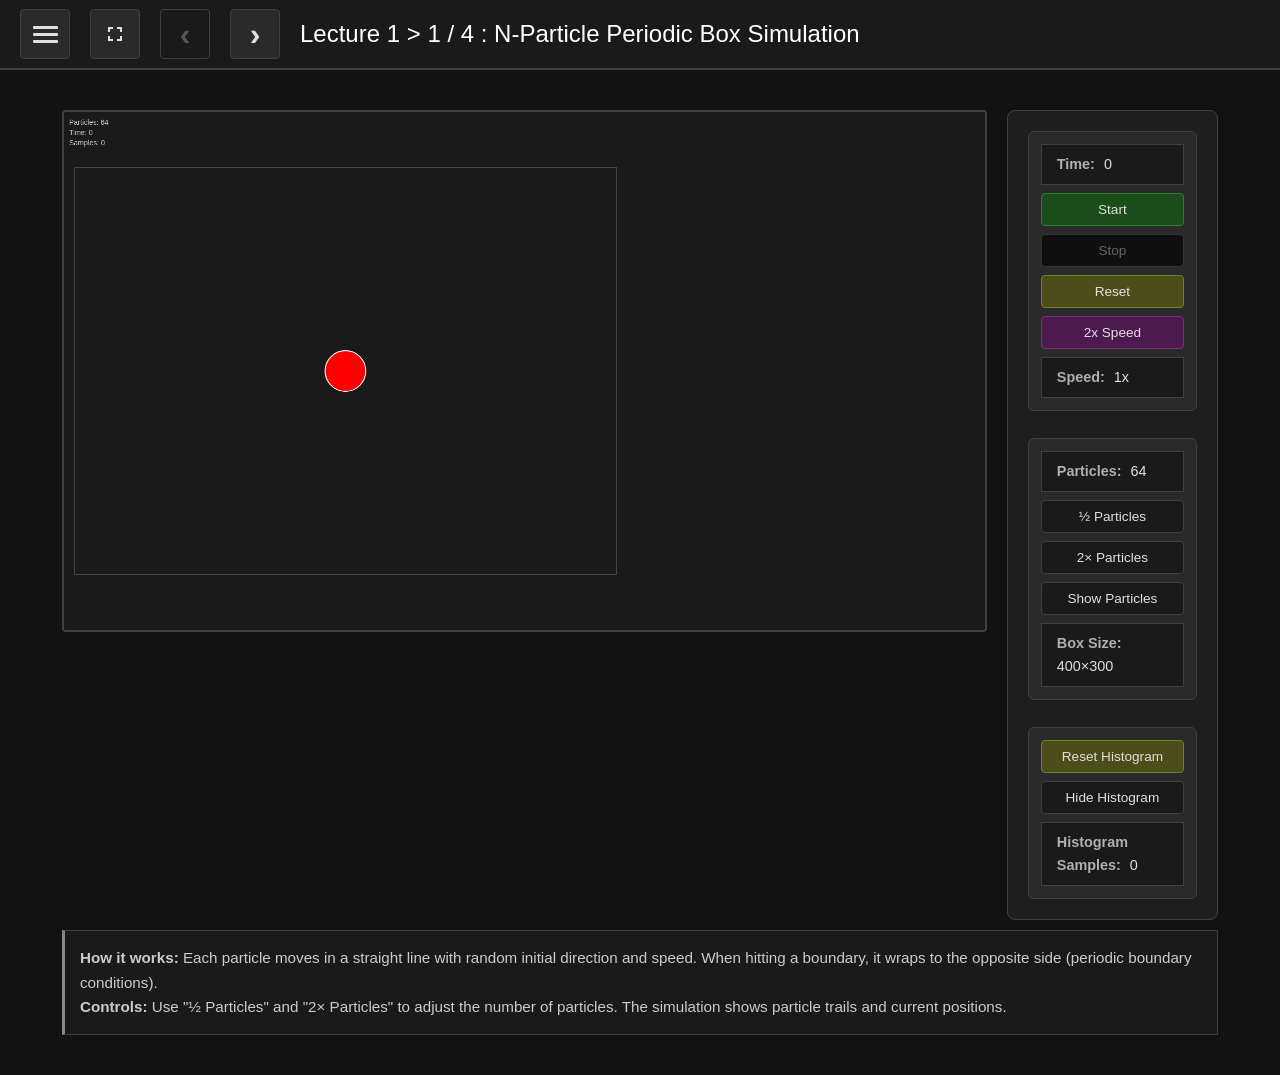
<file: index.html>
<!DOCTYPE html>
<html lang="en">
<head>
    <meta charset="UTF-8">
    <meta name="viewport" content="width=device-width, initial-scale=1.0">
    <title>Lecture Slides</title>
    <link rel="stylesheet" href="styles.css">
</head>
<body>
    <!-- Fixed Header Bar -->
    <div class="header-bar">
        <button class="burger-menu" id="burgerMenu">
            <span></span>
            <span></span>
            <span></span>
        </button>
        <button class="fullscreen-btn" id="fullscreenBtn">
            <svg width="24" height="24" viewBox="0 0 24 24" fill="none">
                <path d="M7 14H5v5h5v-2H7v-3zM5 10h2V7h3V5H5v5zm12 7h-3v2h5v-5h-2v3zM14 5v2h3v3h2V5h-5z" fill="currentColor"/>
            </svg>
        </button>
        <button class="slide-nav-btn slide-nav-left" id="slideNavLeft">
            <span class="arrow-icon">‹</span>
        </button>
        <button class="slide-nav-btn slide-nav-right" id="slideNavRight">
            <span class="arrow-icon">›</span>
        </button>
        <h2 class="slide-title" id="slideTitle">N-Particle Periodic Box Simulation</h2>
    </div>
    
    <!-- Sidebar -->
    <div class="sidebar" id="sidebar">
        <div class="sidebar-content">
            <h1>Course Lectures</h1>
            <div class="sidebar-tabs">
                <button class="tab-button active" data-lecture="1">Lecture 1</button>
                <button class="tab-button" data-lecture="2">Lecture 2</button>
                <button class="tab-button" data-lecture="3">Lecture 3</button>
            </div>
        </div>
    </div>
    
    <!-- Overlay -->
    <div class="sidebar-overlay" id="sidebarOverlay"></div>
    
    <div class="container">
        <!-- Lecture Content -->
        <div class="lecture-content">
            <!-- Lecture 1 -->
            <div class="lecture active" id="lecture-1">
                <div class="slideshow-container">
                    <div class="slide active">
                        <div class="slide-content">
                            <div class="slide-counter">
                                <span class="current-slide">1</span> / <span class="total-slides">4</span>
                            </div>
                            <h2>N-Particle Periodic Box Simulation</h2>
                            <p>Watch multiple particles traverse a 2D periodic box in straight lines, wrapping around at boundaries.</p>
                            
                            <div class="simulation-layout">
                                <canvas id="particleBoxCanvas" width="1800" height="1013"></canvas>
                                <div class="simulation-controls-panel">
                                    <div class="simulation-controls">
                                        <div class="info-item">
                                            <span class="info-label">Time:</span>
                                            <span id="timeDisplayParticles">0</span>
                                        </div>
                                        <button id="startBtnParticles" class="sim-btn start-btn">Start</button>
                                        <button id="stopBtnParticles" class="sim-btn stop-btn" disabled>Stop</button>
                                        <button id="resetBtnParticles" class="sim-btn reset-btn">Reset</button>
                                        <button id="speedBtnParticles" class="sim-btn speed-btn">2x Speed</button>
                                        <div class="info-item">
                                            <span class="info-label">Speed:</span>
                                            <span id="speedDisplayParticles">1x</span>
                                        </div>
                                    </div>
                                    
                                    <div class="simulation-controls">
                                        <div class="info-item">
                                            <span class="info-label">Particles:</span>
                                            <span id="particleCountDisplay">32</span>
                                        </div>
                                        <button id="halfParticlesBtn" class="sim-btn">½ Particles</button>
                                        <button id="doubleParticlesBtn" class="sim-btn">2× Particles</button>
                                        <button id="hideParticlesBtn" class="sim-btn">Show Particles</button>
                                        <div class="info-item">
                                            <span class="info-label">Box Size:</span>
                                            <span id="boxSizeDisplay">400×300</span>
                                        </div>
                                    </div>
                                    
                                    <div class="simulation-controls">
                                        <button id="resetHistogramBtn" class="sim-btn reset-btn">Reset Histogram</button>
                                        <button id="hideHistogramBtn" class="sim-btn toggle-btn">Hide Histogram</button>
                                        <div class="info-item">
                                            <span class="info-label">Histogram Samples:</span>
                                            <span id="histogramSampleCount">0</span>
                                        </div>
                                    </div>
                                </div>
                            </div>
                            
                            <div class="simulation-description">
                                <p><strong>How it works:</strong> Each particle moves in a straight line with random initial direction and speed. When hitting a boundary, it wraps to the opposite side (periodic boundary conditions).</p>
                                <p><strong>Controls:</strong> Use "½ Particles" and "2× Particles" to adjust the number of particles. The simulation shows particle trails and current positions.</p>
                                </div>
                            </div>
                    </div>
                    <div class="slide">
                        <div class="slide-content">
                            <div class="slide-counter">
                                <span class="current-slide">2</span> / <span class="total-slides">4</span>
                            </div>
                            <h2>One-Dimensional Random Walk Simulation</h2>
                            <p>Watch as a particle performs a random walk, with the view automatically zooming out as time progresses.</p>
                            
                            <div class="simulation-layout">
                                <canvas id="randomWalkCanvas" width="1800" height="1013"></canvas>
                                <div class="simulation-controls-panel">
                                    <div class="simulation-controls">
                                        <div class="info-item">
                                            <span class="info-label">Time:</span>
                                            <span id="timeDisplay">0</span>
                                        </div>
                                        <div class="control-row">
                                            <button id="startBtn" class="sim-btn start-btn">Start</button>
                                            <button id="stopBtn" class="sim-btn stop-btn" disabled>Stop</button>
                                        </div>
                                        <div class="control-row">
                                            <button id="resetBtn" class="sim-btn reset-btn">Reset</button>
                                            <button id="speedBtn" class="sim-btn speed-btn">2x Speed</button>
                                        </div>
                                        <div class="info-item">
                                            <span class="info-label">Speed:</span>
                                            <span id="speedDisplay">1x</span>
                                        </div>
                                        <div class="info-item">
                                            <span class="info-label">Step Size:</span>
                                            <span id="stepSizeDisplay">1.0</span>
                                        </div>
                                    </div>
                                </div>
                            </div>
                            
                            <div class="simulation-description">
                                <p><strong>How it works:</strong> The particle moves up (+1) or down (-1) randomly at each time step. The display height grows as √t to show the characteristic scaling of random walks.</p>
                                <p><strong>Speed Control:</strong> Use the "2x Speed" button to double the simulation speed at any time.</p>
                                </div>
                            </div>
                    </div>
                    <div class="slide">
                        <div class="slide-content">
                            <div class="slide-counter">
                                <span class="current-slide">3</span> / <span class="total-slides">4</span>
                            </div>
                            <h2>Discrete vs Continuous Random Walk</h2>
                            <p>Compare discrete random walk (blue) with continuous normal steps (green) - both converge to Brownian motion.</p>
                            
                            <div class="simulation-layout">
                                <canvas id="randomWalkCanvas2" width="1800" height="1013"></canvas>
                                <div class="simulation-controls-panel">
                                    <div class="simulation-controls">
                                        <div class="info-item">
                                            <span class="info-label">Time:</span>
                                            <span id="timeDisplay2">0</span>
                                        </div>
                                        <div class="control-row">
                                            <button id="startBtn2" class="sim-btn start-btn">Start</button>
                                            <button id="stopBtn2" class="sim-btn stop-btn" disabled>Stop</button>
                                        </div>
                                        <div class="control-row">
                                            <button id="resetBtn2" class="sim-btn reset-btn">Reset</button>
                                            <button id="speedBtn2" class="sim-btn speed-btn">2x Speed</button>
                                        </div>
                                        <div class="info-item">
                                            <span class="info-label">Speed:</span>
                                            <span id="speedDisplay2">1x</span>
                                        </div>
                                        <div class="info-item">
                                            <span class="info-label">Step Size:</span>
                                            <span id="stepSizeDisplay2">1.0</span>
                                        </div>
                                    </div>
                                </div>
                            </div>
                            
                            <div class="simulation-description">
                                <p><strong>Blue path:</strong> Discrete random walk (+1 or -1 steps). <strong>Green path:</strong> Continuous normal random steps.</p>
                                <p><strong>Speed Control:</strong> Use the "2x Speed" button to double the simulation speed for both trajectories.</p>
                                </div>
                            </div>
                    </div>
                    <div class="slide">
                        <div class="slide-content">
                            <div class="slide-counter">
                                <span class="current-slide">4</span> / <span class="total-slides">4</span>
                            </div>
                            <h2>Lecture 1 - Slide 4</h2>
                            <p>Final slide of lecture 1.</p>
                            <blockquote>
                                "Knowledge is power" - Francis Bacon
                            </blockquote>
                        </div>
                    </div>
                </div>
            </div>

            <!-- Lecture 2 -->
            <div class="lecture" id="lecture-2">
                <div class="slideshow-container">
                    <div class="slide active">
                        <div class="slide-content">
                            <h2>Lecture 2 - Slide 1</h2>
                            <p>Welcome to the second lecture!</p>
                            <ul>
                                <li>Building on previous concepts</li>
                                <li>New topics to explore</li>
                                <li>Practical applications</li>
                            </ul>
                        </div>
                    </div>
                    <div class="slide">
                        <div class="slide-content">
                            <h2>Lecture 2 - Slide 2</h2>
                            <p>Deep dive into the subject matter.</p>
                            <div class="slide-image-placeholder">
                                <p>Diagram placeholder</p>
                            </div>
                        </div>
                    </div>
                    <div class="slide">
                        <div class="slide-content">
                            <h2>Lecture 2 - Slide 3</h2>
                            <p>Examples and case studies.</p>
                            <div class="highlight-box">
                                <p>Important concept to remember</p>
                            </div>
                        </div>
                    </div>
                    <div class="slide">
                        <div class="slide-content">
                            <h2>Lecture 2 - Slide 4</h2>
                            <p>Conclusion of lecture 2.</p>
                            <p>Next time we'll cover even more advanced topics.</p>
                        </div>
                    </div>
                    
                    <button class="slide-arrow slide-arrow-left" onclick="changeSlide(-1, 2)">
                        <span class="arrow-icon">‹</span>
                    </button>
                    
                    <button class="slide-arrow slide-arrow-right" onclick="changeSlide(1, 2)">
                        <span class="arrow-icon">›</span>
                    </button>
                </div>
            </div>

            <!-- Lecture 3 -->
            <div class="lecture" id="lecture-3">
                <div class="slideshow-container">
                    <div class="slide active">
                        <div class="slide-content">
                            <h2>Lecture 3 - Slide 1</h2>
                            <p>Final lecture of our series!</p>
                            <ul>
                                <li>Review of key concepts</li>
                                <li>Advanced applications</li>
                                <li>Future directions</li>
                            </ul>
                        </div>
                    </div>
                    <div class="slide">
                        <div class="slide-content">
                            <h2>Lecture 3 - Slide 2</h2>
                            <p>Advanced concepts and techniques.</p>
                            <div class="slide-image-placeholder">
                                <p>Advanced diagram placeholder</p>
                            </div>
                        </div>
                    </div>
                    
                    <button class="slide-arrow slide-arrow-left" onclick="changeSlide(-1, 3)">
                        <span class="arrow-icon">‹</span>
                    </button>
                    
                    <button class="slide-arrow slide-arrow-right" onclick="changeSlide(1, 3)">
                        <span class="arrow-icon">›</span>
                    </button>
                </div>
            </div>
        </div>
    </div>

    <script src="simulations.js"></script>
    <script src="script.js"></script>
    <script>
        // Burger menu functionality
        const burgerMenu = document.getElementById('burgerMenu');
        const sidebar = document.getElementById('sidebar');
        const sidebarOverlay = document.getElementById('sidebarOverlay');
        const fullscreenBtn = document.getElementById('fullscreenBtn');
        const slideNavLeft = document.getElementById('slideNavLeft');
        const slideNavRight = document.getElementById('slideNavRight');
        
        // Current slide tracking
        let currentLecture = 1;
        let currentSlide = 1;
        
        function updateSlideNavigation() {
            const activeLecture = document.querySelector('.lecture.active');
            if (!activeLecture) return;
            
            const lectureNumber = parseInt(activeLecture.id.split('-')[1]);
            const slides = activeLecture.querySelectorAll('.slide');
            const activeSlide = activeLecture.querySelector('.slide.active');
            
            if (!activeSlide) return;
            
            // Find current slide index
            const slideIndex = Array.from(slides).indexOf(activeSlide);
            currentLecture = lectureNumber;
            currentSlide = slideIndex + 1;
            
            // Update button states
            slideNavLeft.disabled = (currentLecture === 1 && currentSlide === 1);
            slideNavRight.disabled = false; // Will be handled by existing logic
        }
        
        function navigateSlide(direction) {
            // Use existing changeSlide function if available
            if (typeof changeSlide === 'function') {
                changeSlide(direction, currentLecture);
                setTimeout(updateSlideNavigation, 100); // Update after slide change
            }
        }
        
        function toggleSidebar() {
            burgerMenu.classList.toggle('active');
            sidebar.classList.toggle('active');
            sidebarOverlay.classList.toggle('active');
        }
        
        function closeSidebar() {
            burgerMenu.classList.remove('active');
            sidebar.classList.remove('active');
            sidebarOverlay.classList.remove('active');
        }
        
        function toggleFullscreen() {
            if (!document.fullscreenElement && !document.webkitFullscreenElement && !document.mozFullScreenElement) {
                // Enter fullscreen
                const element = document.documentElement;
                if (element.requestFullscreen) {
                    element.requestFullscreen();
                } else if (element.webkitRequestFullscreen) {
                    element.webkitRequestFullscreen();
                } else if (element.mozRequestFullScreen) {
                    element.mozRequestFullScreen();
                }
            } else {
                // Exit fullscreen
                if (document.exitFullscreen) {
                    document.exitFullscreen();
                } else if (document.webkitExitFullscreen) {
                    document.webkitExitFullscreen();
                } else if (document.mozCancelFullScreen) {
                    document.mozCancelFullScreen();
                }
            }
        }
        
        burgerMenu.addEventListener('click', toggleSidebar);
        sidebarOverlay.addEventListener('click', closeSidebar);
        fullscreenBtn.addEventListener('click', toggleFullscreen);
        slideNavLeft.addEventListener('click', () => navigateSlide(-1));
        slideNavRight.addEventListener('click', () => navigateSlide(1));
        
        // Close sidebar when a tab is clicked
        document.querySelectorAll('.tab-button').forEach(button => {
            button.addEventListener('click', closeSidebar);
        });
        
        // Update slide title in header bar
        function updateSlideTitle() {
            const activeSlide = document.querySelector('.slide.active');
            const activeTab = document.querySelector('.tab-button.active');
            const slideTitle = document.getElementById('slideTitle');
            
            if (activeSlide && activeTab && slideTitle) {
                // Get lecture name
                const lectureName = activeTab.textContent;
                
                // Get current slide number
                const currentSlideElement = activeSlide.querySelector('.current-slide');
                const currentSlideNo = currentSlideElement ? currentSlideElement.textContent : '1';
                
                // Get total slides for current lecture
                const totalSlidesElement = activeSlide.querySelector('.total-slides');
                const totalSlides = totalSlidesElement ? totalSlidesElement.textContent : '1';
                
                // Get slide name
                const h2Element = activeSlide.querySelector('h2');
                const slideName = h2Element ? h2Element.textContent : 'Slide';
                
                // Format: [lecture name] > [current slide no] / [total slide no for lecture] : [slide name]
                slideTitle.textContent = `${lectureName} > ${currentSlideNo} / ${totalSlides} : ${slideName}`;
            }
        }
        
        // Update title when page loads
        updateSlideTitle();
        updateSlideNavigation();
        
        // Update title when slides change (observe for changes)
        const observer = new MutationObserver(() => {
            updateSlideTitle();
            updateSlideNavigation();
        });
        document.querySelectorAll('.slide').forEach(slide => {
            observer.observe(slide, { attributes: true, attributeFilter: ['class'] });
        });
    </script>
</body>
</html>
</file>
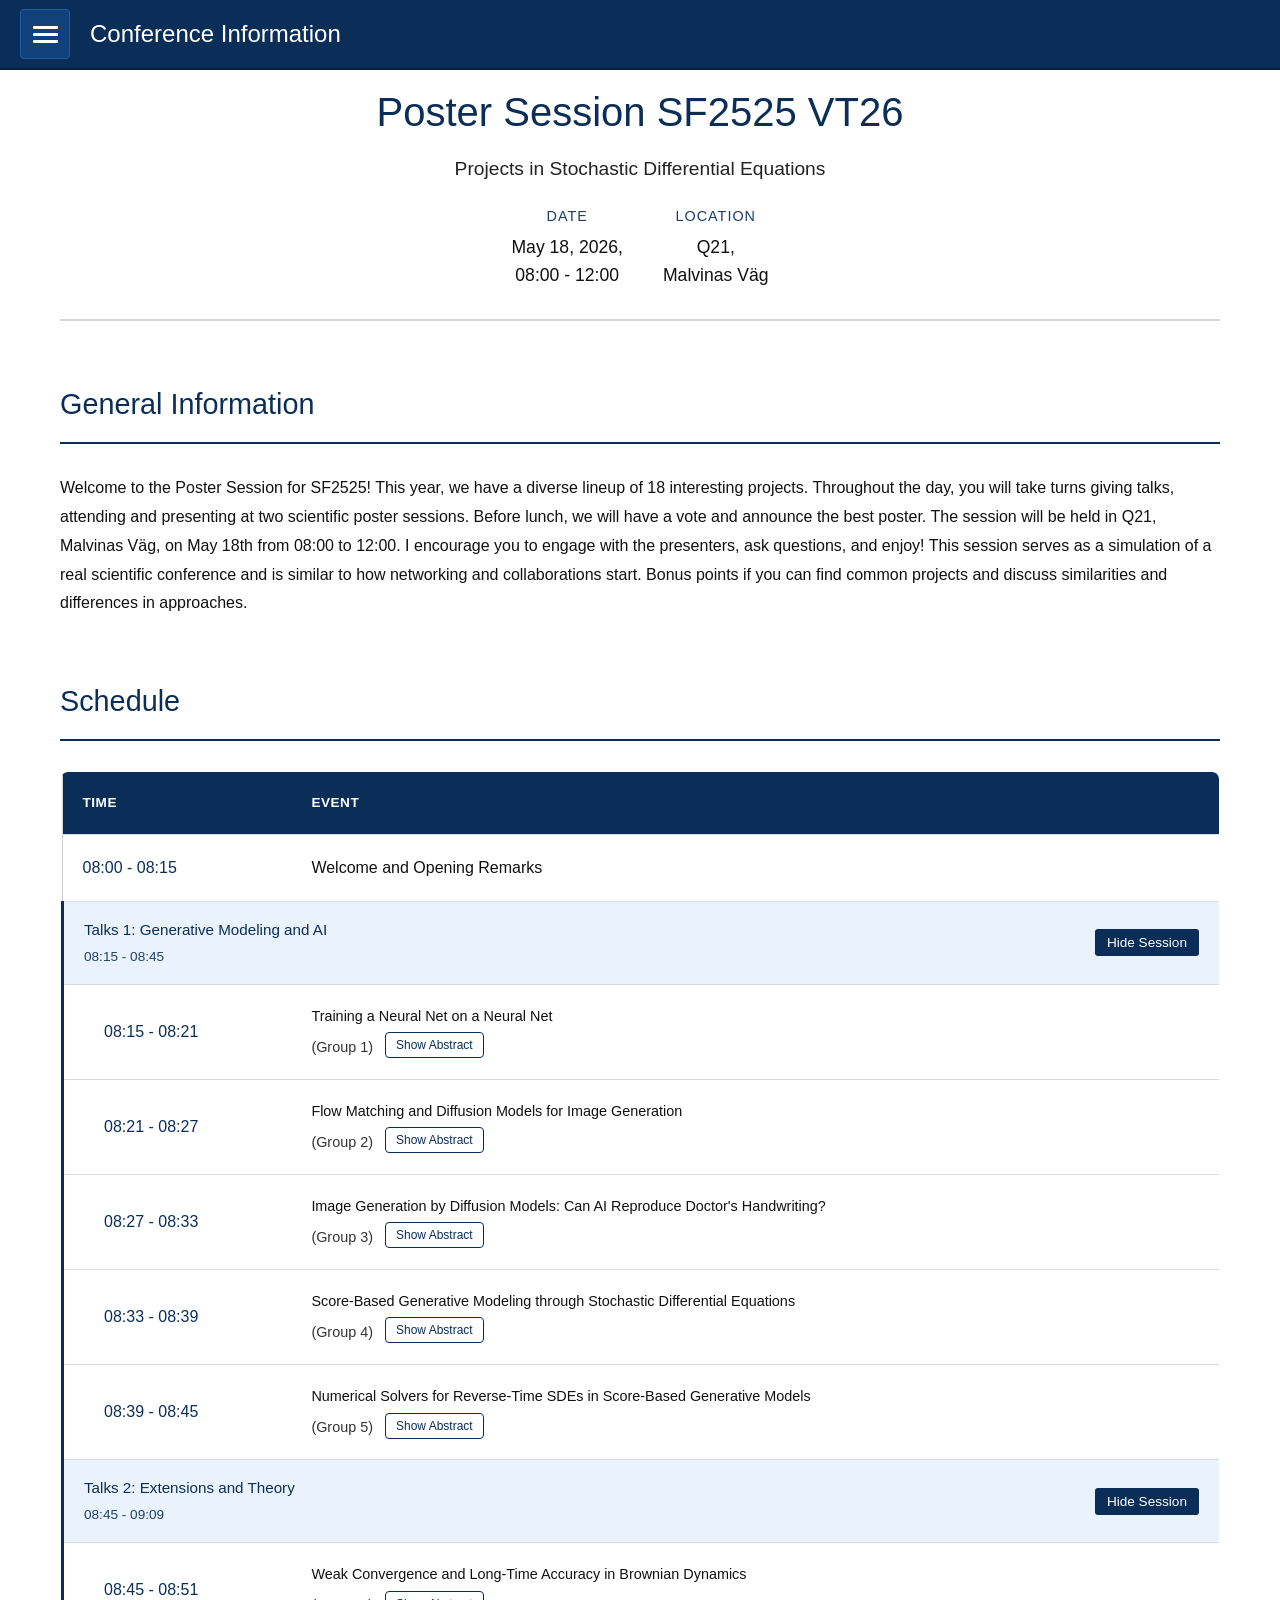
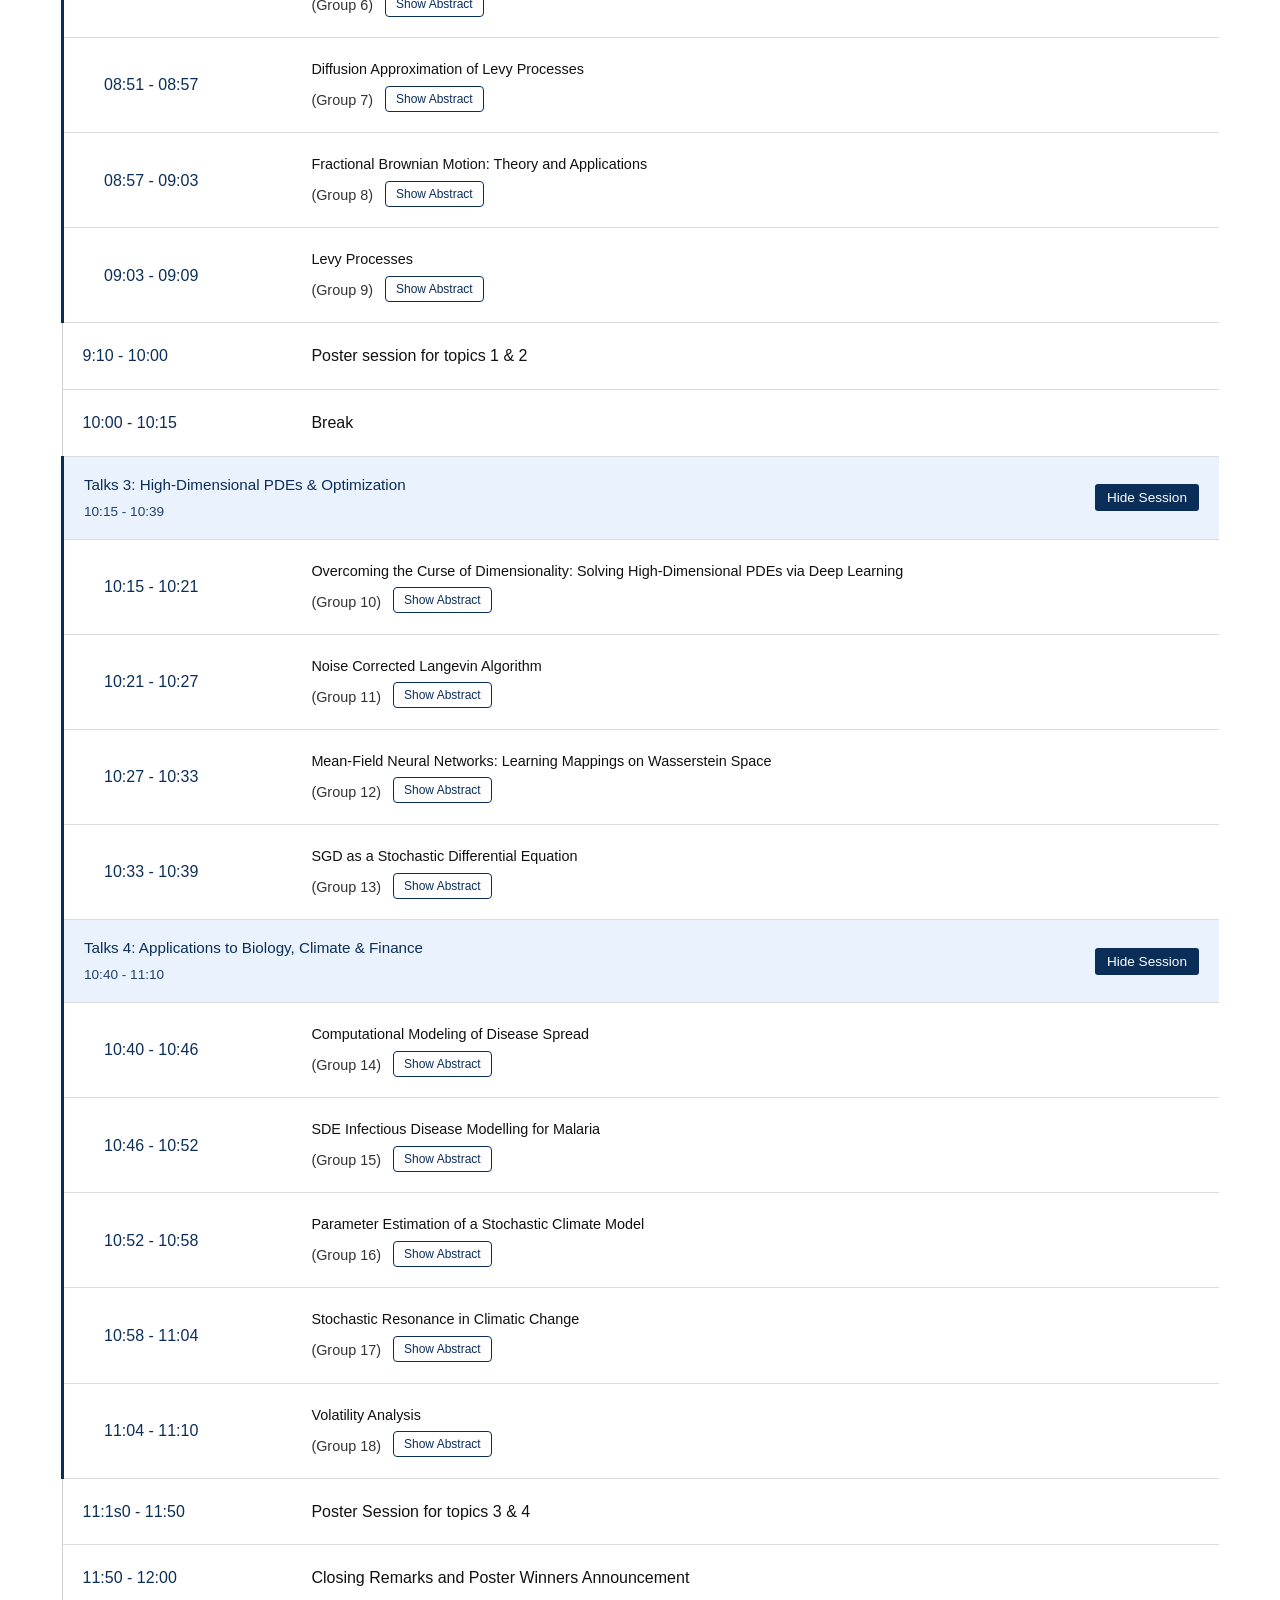
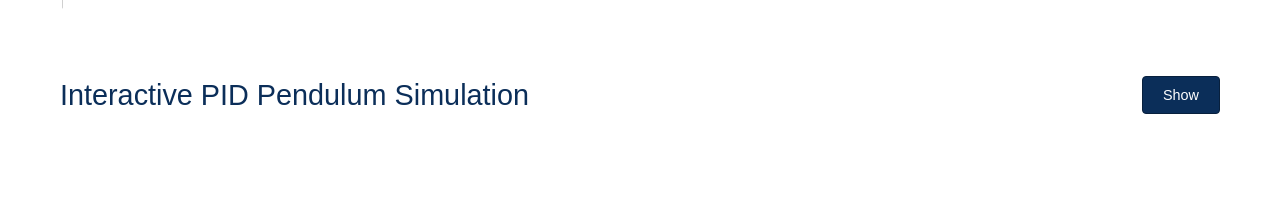
<file: conference.html>
<!DOCTYPE html>
<html lang="en">
<head>
    <meta charset="UTF-8">
    <meta name="viewport" content="width=device-width, initial-scale=1.0">
    <title>Conference Information</title>
    <link rel="stylesheet" href="styles.css?v=20260513">
    <style>
        body {
            background: #ffffff;
            color: #111111;
        }

        .header-bar {
            background: #0b2e59;
            border-bottom: 2px solid #08203d;
        }

        .slide-title {
            color: #ffffff;
        }

        .sidebar {
            background: #0b2e59;
            border-right: 2px solid #08203d;
        }

        .sidebar h1 {
            color: #ffffff;
        }

        .sidebar .tab-button {
            background: #11417b;
            border: 1px solid #1f5ea6;
            color: #ffffff;
        }

        .sidebar .tab-button:hover {
            background: #165396;
            border-color: #2a6ebb;
        }

        .burger-menu {
            background: #11417b;
            border: 1px solid #1f5ea6;
        }

        .burger-menu:hover {
            background: #165396;
        }

        .burger-menu span {
            background: #ffffff;
        }

        .conference-container {
            max-width: 1200px;
            margin: 0 auto;
            padding: 80px 20px 40px;
        }

        .conference-header {
            text-align: center;
            margin-bottom: 60px;
            padding-bottom: 30px;
            border-bottom: 2px solid #d6d6d6;
        }

        .conference-header h1 {
            font-size: 2.5rem;
            color: #0b2e59;
            margin-bottom: 10px;
            font-weight: 300;
        }

        .conference-subtitle {
            font-size: 1.2rem;
            color: #222222;
            margin-bottom: 20px;
        }

        .conference-meta {
            display: flex;
            justify-content: center;
            gap: 40px;
            flex-wrap: wrap;
            margin-top: 20px;
        }

        .meta-item {
            text-align: center;
        }

        .meta-label {
            font-size: 0.9rem;
            color: #1c3f70;
            text-transform: uppercase;
            letter-spacing: 1px;
            margin-bottom: 5px;
        }

        .meta-value {
            font-size: 1.1rem;
            color: #111111;
        }

        .nav-link {
            display: inline-block;
            margin-bottom: 30px;
            padding: 10px 20px;
            background: #0b2e59;
            border: 1px solid #08203d;
            color: #ffffff;
            text-decoration: none;
            border-radius: 4px;
            transition: all 0.3s ease;
            font-size: 0.9rem;
        }

        .nav-link:hover {
            background: #11417b;
            border-color: #1f5ea6;
        }

        .section {
            margin-bottom: 60px;
        }

        .section-title {
            font-size: 1.8rem;
            color: #0b2e59;
            margin-bottom: 30px;
            padding-bottom: 15px;
            border-bottom: 2px solid #0b2e59;
            font-weight: 400;
        }

        .about-grid {
            display: grid;
            grid-template-columns: repeat(auto-fit, minmax(300px, 1fr));
            gap: 30px;
            margin-bottom: 40px;
        }

        .about-card {
            background: #1e1e1e;
            padding: 25px;
            border-radius: 8px;
            border: 1px solid #404040;
            transition: all 0.3s ease;
        }

        .about-card:hover {
            border-color: #0099ff;
            background: #242424;
        }

        .about-card h3 {
            color: #0099ff;
            margin-bottom: 12px;
            font-size: 1.1rem;
            font-weight: 500;
        }

        .about-card p {
            color: #c0c0c0;
            line-height: 1.7;
        }

        .speakers-grid {
            display: grid;
            grid-template-columns: repeat(auto-fit, minmax(280px, 1fr));
            gap: 30px;
        }

        .speaker-card {
            background: #1e1e1e;
            border: 1px solid #404040;
            border-radius: 8px;
            overflow: hidden;
            transition: all 0.3s ease;
        }

        .speaker-card:hover {
            border-color: #0099ff;
            box-shadow: 0 4px 12px rgba(0, 153, 255, 0.1);
            transform: translateY(-2px);
        }

        .speaker-header {
            background: linear-gradient(135deg, #007acc 0%, #005a99 100%);
            padding: 25px;
            text-align: center;
        }

        .speaker-name {
            font-size: 1.3rem;
            color: #ffffff;
            font-weight: 500;
            margin-bottom: 5px;
        }

        .speaker-title {
            font-size: 0.95rem;
            color: #b3d9ff;
        }

        .speaker-content {
            padding: 20px;
        }

        .speaker-bio {
            color: #c0c0c0;
            font-size: 0.95rem;
            margin-bottom: 15px;
            line-height: 1.6;
        }

        .speaker-abstract {
            background: #252525;
            padding: 15px;
            border-radius: 4px;
            border-left: 3px solid #0099ff;
        }

        .abstract-title {
            color: #0099ff;
            font-size: 0.9rem;
            font-weight: 600;
            margin-bottom: 8px;
            text-transform: uppercase;
            letter-spacing: 0.5px;
        }

        .abstract-text {
            color: #a0a0a0;
            font-size: 0.9rem;
            line-height: 1.6;
        }

        .schedule-table {
            width: 100%;
            border-collapse: collapse;
            background: #ffffff;
            border-radius: 8px;
            overflow: hidden;
            border: 1px solid #d0d0d0;
        }

        .schedule-table th,
        .schedule-table td {
            padding: 20px;
            text-align: left;
            border-bottom: 1px solid #dcdcdc;
        }

        .schedule-table th {
            background: #0b2e59;
            color: #ffffff;
            font-weight: 600;
            text-transform: uppercase;
            font-size: 0.85rem;
            letter-spacing: 0.5px;
        }

        .schedule-table tr:last-child td {
            border-bottom: none;
        }

        .schedule-table tr:hover {
            background: #f3f7ff;
        }

        .time-slot {
            color: #0b2e59;
            font-weight: 500;
            min-width: 100px;
        }

        .schedule-item {
            color: #111111;
        }

        .schedule-speaker {
            color: #333333;
            font-size: 0.9rem;
            margin-top: 4px;
        }

        .schedule-toggle {
            background: none;
            border: none;
            color: #0099ff;
            cursor: pointer;
            font-size: 0.95rem;
            padding: 0;
            text-align: left;
            font-weight: 500;
            display: flex;
            align-items: center;
            gap: 8px;
            transition: all 0.3s ease;
        }

        .schedule-toggle:hover {
            color: #00ccff;
        }

        .schedule-toggle.expanded::before {
            content: "▼";
            display: inline-block;
            transition: transform 0.3s ease;
        }

        .schedule-toggle:not(.expanded)::before {
            content: "▶";
            display: inline-block;
            transition: transform 0.3s ease;
        }

        .schedule-abstract-row {
            background: #ffffff;
        }

        .schedule-abstract-row.expanded {
            display: table-row;
        }

        .schedule-abstract-cell {
            padding: 15px 20px !important;
            background: #f7f9fc;
            border-top: 2px solid #d6e1ef;
        }

        .schedule-abstract-content {
            background: #eef4fb;
            padding: 12px;
            border-left: 3px solid #0b2e59;
            border-radius: 4px;
        }

        .abstract-label {
            color: #0b2e59;
            font-weight: 600;
            font-size: 0.85rem;
            text-transform: uppercase;
            margin-bottom: 8px;
            display: block;
        }

        .abstract-description {
            color: #111111;
            font-size: 0.9rem;
            line-height: 1.6;
        }

        .talk-session-row {
            background: #eaf2fd;
            border-left: 4px solid #0b2e59;
        }

        .talk-session-row td {
            padding: 16px 20px !important;
            font-weight: 500;
            color: #0b2e59;
            font-size: 0.95rem;
        }

        .session-header-content {
            display: flex;
            justify-content: space-between;
            align-items: center;
        }

        .session-info {
            display: flex;
            flex-direction: column;
        }

        .session-title {
            margin-bottom: 4px;
        }

        .session-time {
            font-size: 0.85rem;
            opacity: 0.9;
        }

        .session-toggle-btn {
            background: #0b2e59;
            color: #ffffff;
            border: none;
            padding: 6px 12px;
            border-radius: 3px;
            cursor: pointer;
            font-size: 0.85rem;
            font-weight: 500;
            transition: background 0.2s;
            white-space: nowrap;
            margin-left: 20px;
            flex-shrink: 0;
        }

        .session-toggle-btn:hover {
            background: #11417b;
        }

        .talk-nested {
            background: #ffffff;
            border-left: 4px solid #0b2e59;
        }

        .talk-nested.hidden {
            display: none;
        }

        .talk-nested .time-slot {
            padding-left: 40px;
            border-left: 2px solid #d0d0d0;
        }

        .talk-nested .schedule-item,
        .talk-nested .schedule-speaker {
            padding-left: 0;
        }

        .talk-nested .talk-title {
            color: #111111;
            font-size: 0.9rem;
        }

        .talk-nested .talk-info-row {
            margin-top: 4px;
        }

        .talk-nested .abstract-toggle-btn {
            padding: 5px 10px;
            font-size: 0.75rem;
        }

        .info-text {
            color: #111111;
            line-height: 1.8;
            margin-bottom: 15px;
            font-size: 1rem;
        }

        .info-list {
            list-style: none;
            color: #111111;
            margin-left: 0;
        }

        .info-list li {
            padding: 8px 0;
            padding-left: 25px;
            position: relative;
        }

        .info-list li:before {
            content: "→";
            position: absolute;
            left: 0;
            color: #0b2e59;
            font-weight: bold;
        }

        .abstract-toggle-btn {
            background: #ffffff;
            border: 1px solid #0b2e59;
            color: #0b2e59;
            padding: 6px 12px;
            border-radius: 4px;
            cursor: pointer;
            font-size: 0.8rem;
            font-weight: 500;
            transition: all 0.3s ease;
            white-space: nowrap;
            display: inline-block;
        }

        .abstract-toggle-btn:hover {
            background: #eef4fb;
            border-color: #11417b;
        }

        .talk-title {
            color: #111111;
            font-size: 0.95rem;
        }

        .talk-info-row {
            display: flex;
            gap: 12px;
            align-items: center;
            flex-wrap: wrap;
            margin-top: 5px;
        }

        @media (max-width: 768px) {
            .conference-header h1 {
                font-size: 2rem;
            }

            .conference-meta {
                gap: 20px;
            }

            .about-grid,
            .speakers-grid {
                grid-template-columns: 1fr;
            }

            .schedule-table th,
            .schedule-table td {
                padding: 12px;
                font-size: 0.9rem;
            }
        }

        /* PID Simulation Styles */
        .pid-box {
            background: rgba(14, 21, 32, 0.92);
            border: 1px solid #33465f;
            border-radius: 12px;
            box-shadow: 0 16px 40px rgba(0, 0, 0, 0.35);
            overflow: hidden;
        }

        .pid-header {
            padding: 16px 20px;
            background: linear-gradient(90deg, #1f3652, #2b4a6f);
            border-bottom: 1px solid #3f5f86;
        }

        .pid-header h3 {
            margin: 0;
            font-size: 1.15rem;
            font-weight: 600;
            letter-spacing: 0.02em;
            color: #e8edf2;
        }

        .pid-main {
            display: grid;
            grid-template-columns: 320px 1fr;
            gap: 18px;
            padding: 18px;
        }

        .controls {
            background: #151f2d;
            border: 1px solid #2f425a;
            border-radius: 10px;
            padding: 14px;
            display: grid;
            gap: 10px;
        }

        .control-row {
            display: grid;
            grid-template-columns: 1fr auto;
            gap: 8px;
            align-items: center;
            font-size: 0.92rem;
            color: #e8edf2;
        }

        .control-row input[type="range"] {
            grid-column: 1 / 3;
            width: 100%;
            accent-color: #57b8ff;
        }

        .control-row strong {
            color: #57b8ff;
        }

        .stats {
            margin-top: 8px;
            padding-top: 10px;
            border-top: 1px solid #2d3f57;
            font-size: 0.88rem;
            line-height: 1.7;
            color: #c4d6e7;
        }

        .scoreboard {
            margin-top: 10px;
            padding-top: 10px;
            border-top: 1px solid #2d3f57;
            display: grid;
            gap: 8px;
        }

        .scoreboard-header {
            display: flex;
            justify-content: space-between;
            align-items: center;
            color: #e8edf2;
            font-size: 0.9rem;
            font-weight: 600;
        }

        .scoreboard-summary {
            display: grid;
            grid-template-columns: repeat(3, minmax(0, 1fr));
            gap: 6px;
            font-size: 0.82rem;
            color: #c4d6e7;
        }

        .scoreboard-list {
            margin: 0;
            padding-left: 20px;
            color: #d7e6f5;
            font-size: 0.82rem;
            line-height: 1.5;
        }

        .score-status {
            font-size: 0.8rem;
            color: #9cc8ee;
            min-height: 1.2em;
        }

        .buttons {
            display: flex;
            gap: 8px;
            flex-wrap: wrap;
            margin-top: 6px;
        }

        .pid-box button {
            border: 1px solid #4d6f97;
            background: #24496d;
            color: #edf6ff;
            padding: 8px 12px;
            border-radius: 6px;
            font-size: 0.9rem;
            cursor: pointer;
        }

        .pid-box button:hover {
            background: #2d5b86;
        }

        .pid-box button.secondary {
            background: #2b3240;
            border-color: #4c586d;
        }

        .pid-box button.secondary:hover {
            background: #39445a;
        }

        .plot-wrap {
            background: #0f1723;
            border: 1px solid #2a3b53;
            border-radius: 10px;
            padding: 12px;
        }

        #pidCanvas {
            width: 100%;
            height: 380px;
            display: block;
            border-radius: 8px;
            background: #0a111a;
        }

        .legend {
            margin-top: 8px;
            font-size: 0.82rem;
            color: #b9cadb;
            display: flex;
            gap: 14px;
        }

        .dot {
            width: 10px;
            height: 10px;
            border-radius: 50%;
            display: inline-block;
            margin-right: 5px;
        }

        @media (max-width: 860px) {
            .pid-main {
                grid-template-columns: 1fr;
            }

            #pidCanvas {
                height: 320px;
            }
        }
    </style>
</head>
<body>
    <!-- Fixed Header Bar -->
    <div class="header-bar">
        <button class="burger-menu" id="burgerMenu">
            <span></span>
            <span></span>
            <span></span>
        </button>
        <h2 class="slide-title">Conference Information</h2>
    </div>

    <!-- Sidebar -->
    <div class="sidebar" id="sidebar">
        <div class="sidebar-content">
            <h1>Conference</h1>
            <div class="sidebar-tabs">
                <a href="#about" class="tab-button" style="display: block; text-decoration: none; color: #ffffff;">About</a>
                <a href="#schedule" class="tab-button" style="display: block; text-decoration: none; color: #ffffff;">Schedule</a>
            </div>
        </div>
    </div>

    <!-- Overlay -->
    <div class="sidebar-overlay" id="sidebarOverlay"></div>

    <div class="conference-container">
        <!-- Header -->
        <div class="conference-header">
            <h1>Poster Session SF2525 VT26</h1>
            <p class="conference-subtitle"> Projects in Stochastic Differential Equations</p>
            <div class="conference-meta">
                <div class="meta-item">
                    <div class="meta-label">Date</div>
                    <div class="meta-value">May 18, 2026, <br>08:00 - 12:00</div>
                </div>
                <div class="meta-item">
                    <div class="meta-label">Location</div>
                    <div class="meta-value">Q21, <br> Malvinas Väg</div>
                </div>
            </div>
        </div>

        <!-- About Section -->
        <section id="about" class="section">
            <h2 class="section-title">General Information</h2>
            <p class="info-text">
                Welcome to the Poster Session for SF2525! This year, we have a diverse lineup of 18 interesting projects. Throughout the day, you will take turns giving talks, attending and presenting at two scientific poster sessions. Before lunch, we will have a vote and announce the best poster. The session will be held in Q21, Malvinas Väg, on May 18th from 08:00 to 12:00. I encourage you to engage with the presenters, ask questions, and enjoy! This session serves as a simulation of a real scientific conference and is similar to how networking and collaborations start. Bonus points if you can find common projects and discuss similarities and differences in approaches.
            </p>
        </section>

        <!-- Schedule Section -->
        <section id="schedule" class="section">
            <h2 class="section-title">Schedule</h2>
            <table class="schedule-table" id="scheduleTable">
                <thead>
                    <tr>
                        <th>Time</th>
                        <th>Event</th>
                    </tr>
                </thead>
                <tbody id="scheduleTableBody">
                </tbody>
            </table>
        </section>

        <!-- PID Simulation Section -->
        <section id="simulation" class="section">
            <div style="display: flex; justify-content: space-between; align-items: center; margin-bottom: 20px;">
                <h2 class="section-title" style="margin: 0; padding: 0; border: none;">Interactive PID Pendulum Simulation</h2>
                <button id="simulationToggleBtn" style="padding: 10px 20px; background: #0b2e59; color: #ffffff; border: 1px solid #08203d; border-radius: 4px; cursor: pointer; font-size: 0.9rem; font-weight: 500;">Show</button>
            </div>
            <div id="simulationContainer" style="display: none; background: rgba(14, 21, 32, 0.92); border-radius: 8px; padding: 18px; margin-top: 20px;">
                <section class="pid-box" aria-label="PID pendulum simulation box" style="background: transparent; border: none; box-shadow: none; overflow: visible; margin: 0; padding: 0;">
                    <header class="pid-header">
                        <h3>Inverted Stochastic Pendulum with PID control</h3>
                    </header>

                    <div class="pid-main">
                        <div class="controls">

                            <label class="control-row" for="constantForceSlider">
                                <span>C (Constant)</span>
                                <strong id="constantForceValue">0.00</strong>
                                <input id="constantForceSlider" type="range" min="-8" max="20" step="0.1" value="0">
                            </label>

                            <label class="control-row" for="kpSlider">
                                <span>P (Proportional)</span>
                                <strong id="kpValue">0.00</strong>
                                <input id="kpSlider" type="range" min="0" max="10" step="0.1" value="0">
                            </label>

                            <label class="control-row" for="kiSlider">
                                <span>I (Integral)</span>
                                <strong id="kiValue">0.00</strong>
                                <input id="kiSlider" type="range" min="0" max="1" step="0.01" value="0">
                            </label>

                            <label class="control-row" for="kdSlider">
                                <span>D (Derivative)</span>
                                <strong id="kdValue">0.00</strong>
                                <input id="kdSlider" type="range" min="0" max="0.5" step="0.002" value="0.0">
                            </label>

                            <label class="control-row" for="spawnRateSlider">
                                <span>Particle Spawn Rate (1/s)</span>
                                <strong id="spawnRateValue">30</strong>
                                <input id="spawnRateSlider" type="range" min="0" max="280" step="1" value="1">
                            </label>


                            <div class="buttons">
                                <button id="runBtn" type="button">Start</button>
                                <button id="pauseBtn" class="secondary" type="button">Pause</button>
                                <button id="resetBtn" class="secondary" type="button">Reset</button>
                            </div>

                            <div class="stats">
                                <div>Time: <span id="timeStat">0.00</span>s</div>
                                <div>Angle theta: <span id="thetaStat">0.000</span> rad</div>
                                <div>Angular velocity omega: <span id="omegaStat">0.000</span> rad/s</div>
                                <div>Angle error (to pi): <span id="errorStat">0.000</span> rad</div>
                                <div>Control torque u: <span id="torqueStat">0.000</span></div>
                            </div>

                            <div class="scoreboard">
                                <div class="scoreboard-header">
                                    <span>Persistent Scoreboard</span>
                                    <button id="clearScoresBtn" class="secondary" type="button">Clear Scores</button>
                                </div>
                                <div class="scoreboard-summary">
                                    <div>Runs: <span id="scoreRuns">0</span></div>
                                    <div>Best: <span id="bestTimeStat">-</span></div>
                                    <div>Last: <span id="lastTimeStat">-</span></div>
                                </div>
                                <ol id="scoreboardList" class="scoreboard-list"></ol>
                                <div id="scoreStatus" class="score-status">Fill the bin to save a score.</div>
                            </div>
                        </div>

                        <div class="plot-wrap">
                            <canvas id="pidCanvas" width="900" height="500"></canvas>
                            <div class="legend">
                                <span><i class="dot" style="background:#6fc1ff"></i>Bob trajectory (recent)</span>
                                <span><i class="dot" style="background:#ff4d4d"></i>Collection bin</span>
                                <span><i class="dot" style="background:#9cb4cb"></i>Pendulum rod/bob</span>
                            </div>
                        </div>
                    </div>
                </section>
            </div>
        </section>

    </div>

    <script>
        // Burger menu toggle
        const burgerMenu = document.getElementById('burgerMenu');
        const sidebar = document.getElementById('sidebar');
        const sidebarOverlay = document.getElementById('sidebarOverlay');

        burgerMenu.addEventListener('click', () => {
            burgerMenu.classList.toggle('active');
            sidebar.classList.toggle('active');
            sidebarOverlay.classList.toggle('active');
        });

        sidebarOverlay.addEventListener('click', () => {
            burgerMenu.classList.remove('active');
            sidebar.classList.remove('active');
            sidebarOverlay.classList.remove('active');
        });

        // Close sidebar when clicking on a nav link
        const navLinks = document.querySelectorAll('.sidebar-content a');
        navLinks.forEach(link => {
            link.addEventListener('click', () => {
                burgerMenu.classList.remove('active');
                sidebar.classList.remove('active');
                sidebarOverlay.classList.remove('active');
            });
        });

        // Smooth scrolling for anchor links
        document.querySelectorAll('a[href^="#"]').forEach(anchor => {
            anchor.addEventListener('click', function (e) {
                e.preventDefault();
                const target = document.querySelector(this.getAttribute('href'));
                if (target) {
                    target.scrollIntoView({ behavior: 'smooth', block: 'start' });
                }
            });
        });

        // Load schedule from JSON and generate table
        async function loadSchedule() {
            try {
                const response = await fetch('talks.json');
                const data = await response.json();
                generateSchedule(data.schedule);
            } catch (error) {
                console.error('Error loading schedule:', error);
                document.getElementById('scheduleTableBody').innerHTML = '<tr><td colspan="2" style="color: #ff6b6b; padding: 20px;">Error loading schedule. Please refresh the page.</td></tr>';
            }
        }

        function parseTimeToMinutes(timeStr) {
            if (typeof timeStr !== 'string' || !timeStr.includes(':')) {
                return null;
            }

            const [hoursStr, minutesStr] = timeStr.split(':');
            const hours = Number(hoursStr);
            const minutes = Number(minutesStr);

            if (!Number.isInteger(hours) || !Number.isInteger(minutes)) {
                return null;
            }

            return hours * 60 + minutes;
        }

        function formatMinutesToTime(totalMinutes) {
            if (!Number.isFinite(totalMinutes)) {
                return '';
            }

            const hours = Math.floor(totalMinutes / 60);
            const minutes = totalMinutes % 60;
            return `${String(hours).padStart(2, '0')}:${String(minutes).padStart(2, '0')}`;
        }

        function parseDurationMinutes(duration) {
            if (typeof duration === 'number' && Number.isFinite(duration)) {
                return duration;
            }

            if (typeof duration === 'string') {
                const value = Number.parseFloat(duration.trim());
                return Number.isFinite(value) ? value : null;
            }

            return null;
        }

        function parseRange(rangeStr) {
            if (typeof rangeStr !== 'string' || !rangeStr.includes(' - ')) {
                return null;
            }

            const [startStr, endStr] = rangeStr.split(' - ').map(part => part.trim());
            const start = parseTimeToMinutes(startStr);
            const end = parseTimeToMinutes(endStr);

            if (start === null || end === null) {
                return null;
            }

            return { start, end };
        }

        function computeTalkTime(talk, currentStartMinutes) {
            const durationMinutes = parseDurationMinutes(talk.duration);

            if (currentStartMinutes !== null && durationMinutes !== null) {
                const start = currentStartMinutes;
                const end = start + durationMinutes;
                return {
                    timeText: `${formatMinutesToTime(start)} - ${formatMinutesToTime(end)}`,
                    start,
                    end,
                    usedDuration: true
                };
            }

            const explicitRange = parseRange(talk.time);
            if (explicitRange) {
                return {
                    timeText: talk.time,
                    start: explicitRange.start,
                    end: explicitRange.end,
                    usedDuration: false
                };
            }

            return {
                timeText: talk.time || '',
                start: null,
                end: null,
                usedDuration: false
            };
        }

        // Generate schedule table from JSON data
        function generateSchedule(scheduleData) {
            const tbody = document.getElementById('scheduleTableBody');
            tbody.innerHTML = '';

            // Sort by index to ensure correct order
            const sortedSchedule = [...scheduleData].sort((a, b) => a.index - b.index);

            let talkCounter = 0;

            sortedSchedule.forEach((item, displayIndex) => {
                if (item.type === 'activity') {
                    // Activity row (coffee break, lunch, etc.)
                    const row = document.createElement('tr');
                    row.className = 'schedule-row';
                    row.innerHTML = `
                        <td class="time-slot">${item.time}</td>
                        <td class="schedule-item">${item.title}</td>
                    `;
                    tbody.appendChild(row);
                } else if (item.type === 'talk_session') {
                    // Talk session header with computed or explicit time range
                    const sessionStartMinutes = parseTimeToMinutes(item.session_start || item.start_time);
                    let currentTalkStartMinutes = sessionStartMinutes;
                    let sessionFirstStart = null;
                    let sessionLastEnd = null;
                    const computedTalkTimes = [];

                    item.talks.forEach((talk) => {
                        const talkTimeInfo = computeTalkTime(talk, currentTalkStartMinutes);
                        computedTalkTimes.push(talkTimeInfo);

                        if (talkTimeInfo.start !== null && sessionFirstStart === null) {
                            sessionFirstStart = talkTimeInfo.start;
                        }
                        if (talkTimeInfo.end !== null) {
                            sessionLastEnd = talkTimeInfo.end;
                        }

                        if (talkTimeInfo.usedDuration && talkTimeInfo.end !== null) {
                            currentTalkStartMinutes = talkTimeInfo.end;
                        } else {
                            currentTalkStartMinutes = null;
                        }
                    });

                    let timeRange = item.time || '';
                    if (!timeRange && sessionFirstStart !== null && sessionLastEnd !== null) {
                        timeRange = `${formatMinutesToTime(sessionFirstStart)} - ${formatMinutesToTime(sessionLastEnd)}`;
                    }
                    
                    const sessionId = `session-${displayIndex}`;
                    const sessionRow = document.createElement('tr');
                    sessionRow.className = 'talk-session-row';
                    sessionRow.innerHTML = `
                        <td colspan="2">
                            <div class="session-header-content">
                                <div class="session-info">
                                    <div class="session-title">${item.title}</div>
                                    <div class="session-time">${timeRange}</div>
                                </div>
                                <button class="session-toggle-btn" data-session-id="${sessionId}">Hide Session</button>
                            </div>
                        </td>
                    `;
                    tbody.appendChild(sessionRow);

                    // Store reference to toggle button for later
                    const toggleBtn = sessionRow.querySelector('.session-toggle-btn');

                    // Add talks within the session
                    const talkRows = [];
                    item.talks.forEach((talk, talkIndex) => {
                        const talkId = `talk-${talkCounter}`;
                        talkCounter++;
                        const talkTimeInfo = computedTalkTimes[talkIndex];

                        // Talk row (nested)
                        const row = document.createElement('tr');
                        row.className = 'schedule-row talk-nested';
                        row.setAttribute('data-session-id', sessionId);
                        row.innerHTML = `
                            <td class="time-slot">${talkTimeInfo.timeText}</td>
                            <td>
                                <div class="talk-title">${talk.title}</div>
                                <div class="talk-info-row">
                                    <span class="schedule-speaker">${talk.initials} (Group ${talk.group})</span>
                                    <button class="abstract-toggle-btn" data-talk-id="${talkId}">Show Abstract</button>
                                </div>
                            </td>
                        `;
                        tbody.appendChild(row);
                        talkRows.push(row);

                        // Abstract row
                        const abstractRow = document.createElement('tr');
                        abstractRow.className = 'schedule-abstract-row talk-nested';
                        abstractRow.setAttribute('data-talk-id', talkId);
                        abstractRow.setAttribute('data-session-id', sessionId);
                        abstractRow.style.display = 'none';
                        abstractRow.innerHTML = `
                            <td colspan="2" class="schedule-abstract-cell">
                                <div class="schedule-abstract-content">
                                    <span class="abstract-label">Abstract:</span>
                                    <div class="abstract-description">
                                        ${talk.abstract}
                                    </div>
                                </div>
                            </td>
                        `;
                        tbody.appendChild(abstractRow);
                        talkRows.push(abstractRow);

                        // Add individual toggle listener
                        const btn = row.querySelector('.abstract-toggle-btn');
                        btn.addEventListener('click', function() {
                            if (abstractRow.style.display === 'none') {
                                abstractRow.style.display = '';
                                btn.textContent = 'Hide Abstract';
                            } else {
                                abstractRow.style.display = 'none';
                                btn.textContent = 'Show Abstract';
                            }
                        });
                    });

                    // Add session toggle listener
                    toggleBtn.addEventListener('click', function() {
                        const isHidden = toggleBtn.textContent === 'Show Sessions';
                        
                        // First, close any open abstracts for this session
                        const abstractButtons = [];
                        const sessionTalkRows = tbody.querySelectorAll(`tr[data-session-id="${sessionId}"]:not(.schedule-abstract-row)`);
                        sessionTalkRows.forEach(row => {
                            const btn = row.querySelector('.abstract-toggle-btn');
                            if (btn) {
                                abstractButtons.push(btn);
                                // Find and close the abstract for this talk
                                const talkId = btn.getAttribute('data-talk-id');
                                if (talkId) {
                                    const abstractRow = tbody.querySelector(`tr[data-talk-id="${talkId}"]`);
                                    if (abstractRow && abstractRow.classList.contains('schedule-abstract-row')) {
                                        abstractRow.style.display = 'none';
                                        btn.textContent = 'Show Abstract';
                                    }
                                }
                            }
                        });
                        
                        // Toggle talk rows for this session (not abstract rows or button)
                        const sessionRows = tbody.querySelectorAll(`tr[data-session-id="${sessionId}"]:not(.schedule-abstract-row)`);
                        sessionRows.forEach(row => {
                            if (isHidden) {
                                row.style.display = 'table-row';
                                row.classList.remove('hidden');
                            } else {
                                row.style.display = 'none';
                                row.classList.add('hidden');
                            }
                        });
                        
                        toggleBtn.textContent = isHidden ? 'Hide Sessions' : 'Show Sessions';
                    });
                } else if (item.type === 'talk') {
                    // Talk row
                    const talkId = `talk-${talkCounter}`;
                    talkCounter++;
                    const standaloneStartMinutes = parseTimeToMinutes(item.start_time);
                    const talkTimeInfo = computeTalkTime(item, standaloneStartMinutes);

                    const row = document.createElement('tr');
                    row.className = 'schedule-row';
                    row.innerHTML = `
                        <td class="time-slot">${talkTimeInfo.timeText}</td>
                        <td>
                            <div class="talk-title">${item.title}</div>
                            <div class="talk-info-row">
                                <span class="schedule-speaker">${item.initials} (Group ${item.group})</span>
                                <button class="abstract-toggle-btn" data-talk-id="${talkId}">Show Abstract</button>
                            </div>
                        </td>
                    `;
                    tbody.appendChild(row);

                    // Abstract row
                    const abstractRow = document.createElement('tr');
                    abstractRow.className = 'schedule-abstract-row';
                    abstractRow.setAttribute('data-talk-id', talkId);
                    abstractRow.style.display = 'none';
                    abstractRow.innerHTML = `
                        <td colspan="2" class="schedule-abstract-cell">
                            <div class="schedule-abstract-content">
                                <span class="abstract-label">Abstract:</span>
                                <div class="abstract-description">
                                    ${item.abstract}
                                </div>
                            </div>
                        </td>
                    `;
                    tbody.appendChild(abstractRow);

                    // Add individual toggle listener
                    const btn = row.querySelector('.abstract-toggle-btn');
                    btn.addEventListener('click', function() {
                        if (abstractRow.style.display === 'none') {
                            abstractRow.style.display = '';
                            btn.textContent = 'Hide Abstract';
                        } else {
                            abstractRow.style.display = 'none';
                            btn.textContent = 'Show Abstract';
                        }
                    });
                }
            });
        }

        // Load schedule on page load
        document.addEventListener('DOMContentLoaded', loadSchedule);

        // PID Simulation Toggle
        const simulationToggleBtn = document.getElementById('simulationToggleBtn');
        const simulationContainer = document.getElementById('simulationContainer');
        let simulationInitialized = false;

        simulationToggleBtn.addEventListener('click', function() {
            if (simulationContainer.style.display === 'none') {
                simulationContainer.style.display = 'block';
                simulationToggleBtn.textContent = 'Hide';
                if (!simulationInitialized) {
                    initializePIDSimulation();
                    simulationInitialized = true;
                }
            } else {
                simulationContainer.style.display = 'none';
                simulationToggleBtn.textContent = 'Show';
            }
        });

        // PID Simulation Initialization
        function initializePIDSimulation() {
            const canvas = document.getElementById("pidCanvas");
            if (!canvas) return;
            
            const ctx = canvas.getContext("2d");

            const inputs = {
                kp: document.getElementById("kpSlider"),
                ki: document.getElementById("kiSlider"),
                kd: document.getElementById("kdSlider"),
                spawnRate: document.getElementById("spawnRateSlider"),
                constantForce: document.getElementById("constantForceSlider")
            };

            const labels = {
                kp: document.getElementById("kpValue"),
                ki: document.getElementById("kiValue"),
                kd: document.getElementById("kdValue"),
                spawnRate: document.getElementById("spawnRateValue"),
                constantForce: document.getElementById("constantForceValue"),
                time: document.getElementById("timeStat"),
                theta: document.getElementById("thetaStat"),
                omega: document.getElementById("omegaStat"),
                error: document.getElementById("errorStat"),
                torque: document.getElementById("torqueStat")
            };

            const runBtn = document.getElementById("runBtn");
            const pauseBtn = document.getElementById("pauseBtn");
            const resetBtn = document.getElementById("resetBtn");
            const clearScoresBtn = document.getElementById("clearScoresBtn");

            const SCORE_STORAGE_KEY = "pidPendulumScores";
            const SCORE_COOKIE_KEY = "pidPendulumScores";
            const MAX_SCORES_SHOWN = 10;

            const scoreUi = {
                runs: document.getElementById("scoreRuns"),
                best: document.getElementById("bestTimeStat"),
                last: document.getElementById("lastTimeStat"),
                list: document.getElementById("scoreboardList"),
                status: document.getElementById("scoreStatus")
            };

            let running = false;
            let t = 0;
            let theta = 3.1;
            let omega = 0;
            let integral = 0;
            let prevError = 0;
            let controlStepCount = 0;
            let controlForce = 0;
            let bobTrace = [];
            const dt = 0.005;
            const g = 9.81;
            const L = 1.0;
            const mass = 1.0;
            const damping = 0.1;
            const inertia = mass * L * L;
            const setpoint = 0;
            const traceMaxLength = 500;
            const controlDelaySteps = 2;
            const integralMemoryHalfLife = 0.5;
            const integralDecayPerStep = Math.pow(0.5, dt / integralMemoryHalfLife);

            const cartMass = 0.00;
            const pendulumMass = 0.2;
            const pendulumLength = 0.6;
            const cartDamping = 0.02;
            const pendulumInertia = 0.006;
            const cartWidth = 130;
            const cartHeight = 64;
            const wheelRadius = 12;
            const pivotOffsetAboveCart = 12;
            const initialCartVelocity = 200;
            let cartPosition = canvas.width * 0.5;
            let cartVelocity = initialCartVelocity;
            let cartAcceleration = 0;
            let particles = [];
            let spawnAccumulator = 0;
            let lastFrameTime = null;
            let particleImpactForce = 0;
            const particleImpactVariance = 0.3;
            const particleImpactSigma = Math.sqrt(particleImpactVariance);
            const impactForceHalfLife = 0.12;
            const impactForceDecayPerStep = Math.pow(0.5, dt / impactForceHalfLife);
            const cartHitFlashDuration = 0.22;
            const cartHitExpandFactor = 2.8;
            const forceArrowScale = 50.0;
            const binX = 20;
            const binWidth = 70;
            const binHeight = 30;
            const binBrightnessDecayPerSecond = 2.0;
            let binBrightness = 0;
            let binRedParticleCount = 0;
            let binFillLevel = 0;
            let binFull = false;
            let scoreCommitted = false;
            let savedScores = loadScores();

            function worldToScreenX(worldX) {
                return worldX - cartPosition + canvas.width * 0.5;
            }

            function readParams() {
                return {
                    kp: Number(inputs.kp.value),
                    ki: Number(inputs.ki.value),
                    kd: Number(inputs.kd.value),
                    theta0: 3.1,
                    constantForce: Number(inputs.constantForce.value)
                };
            }

            function wrapToPi(angle) {
                const TWO_PI = 2 * Math.PI;
                let wrapped = angle % TWO_PI;
                if (wrapped > Math.PI) {
                    wrapped -= TWO_PI;
                } else if (wrapped <= -Math.PI) {
                    wrapped += TWO_PI;
                }
                return wrapped;
            }

            function refreshValueLabels() {
                labels.kp.textContent = Number(inputs.kp.value).toFixed(2);
                labels.ki.textContent = Number(inputs.ki.value).toFixed(2);
                labels.kd.textContent = Number(inputs.kd.value).toFixed(2);
                labels.spawnRate.textContent = Number(inputs.spawnRate.value).toFixed(0);
                labels.constantForce.textContent = Number(inputs.constantForce.value).toFixed(2);
            }

            function setCookie(name, value, days) {
                const expires = new Date(Date.now() + days * 24 * 60 * 60 * 1000).toUTCString();
                document.cookie = `${name}=${encodeURIComponent(value)}; expires=${expires}; path=/; SameSite=Lax`;
            }

            function getCookie(name) {
                const parts = document.cookie.split(";").map((part) => part.trim());
                const match = parts.find((part) => part.startsWith(`${name}=`));
                if (!match) {
                    return null;
                }
                return decodeURIComponent(match.slice(name.length + 1));
            }

            function normalizeScores(value) {
                if (!Array.isArray(value)) {
                    return [];
                }
                return value
                    .map((n) => Number(n))
                    .filter((n) => Number.isFinite(n) && n > 0);
            }

            function loadScores() {
                try {
                    const raw = localStorage.getItem(SCORE_STORAGE_KEY);
                    if (raw) {
                        const parsed = JSON.parse(raw);
                        return normalizeScores(parsed);
                    }
                } catch (error) {
                    console.warn("Unable to load scores from localStorage:", error);
                }

                try {
                    const cookieRaw = getCookie(SCORE_COOKIE_KEY);
                    if (cookieRaw) {
                        const parsed = JSON.parse(cookieRaw);
                        return normalizeScores(parsed);
                    }
                } catch (error) {
                    console.warn("Unable to load scores from cookies:", error);
                }

                return [];
            }

            function persistScores() {
                const encoded = JSON.stringify(savedScores);
                let persisted = false;

                try {
                    localStorage.setItem(SCORE_STORAGE_KEY, encoded);
                    persisted = true;
                } catch (error) {
                    console.warn("Unable to persist scores to localStorage:", error);
                }

                try {
                    setCookie(SCORE_COOKIE_KEY, encoded, 365);
                    persisted = true;
                } catch (error) {
                    console.warn("Unable to persist scores to cookies:", error);
                }

                if (!persisted && scoreUi.status) {
                    scoreUi.status.textContent = "Score saved for this session only.";
                }
            }

            function formatSeconds(seconds) {
                return `${seconds.toFixed(2)}s`;
            }

            function renderScoreboard() {
                const runs = savedScores.length;
                const bestTime = runs > 0 ? Math.min(...savedScores) : null;
                const lastTime = runs > 0 ? savedScores[runs - 1] : null;

                scoreUi.runs.textContent = String(runs);
                scoreUi.best.textContent = bestTime === null ? "-" : formatSeconds(bestTime);
                scoreUi.last.textContent = lastTime === null ? "-" : formatSeconds(lastTime);

                scoreUi.list.innerHTML = "";
                const ranked = [...savedScores].sort((a, b) => a - b).slice(0, MAX_SCORES_SHOWN);
                if (ranked.length === 0) {
                    const li = document.createElement("li");
                    li.textContent = "No completed runs yet.";
                    scoreUi.list.appendChild(li);
                    return;
                }

                for (const score of ranked) {
                    const li = document.createElement("li");
                    li.textContent = formatSeconds(score);
                    scoreUi.list.appendChild(li);
                }
            }

            function saveCompletedRun(seconds) {
                if (!Number.isFinite(seconds) || seconds <= 0) {
                    return;
                }
                savedScores.push(Number(seconds.toFixed(3)));
                persistScores();
                renderScoreboard();
            }

            function completeRunIfNeeded() {
                if (scoreCommitted || !binFull) {
                    return;
                }

                scoreCommitted = true;
                running = false;
                runBtn.textContent = "Finished";
                saveCompletedRun(t);
                scoreUi.status.textContent = `Run complete: ${formatSeconds(t)} saved.`;
            }

            function syncCompletionState() {
                if (binFillLevel >= 0.9999) {
                    binFillLevel = 1.0;
                    binFull = true;
                }
                completeRunIfNeeded();
            }

            function getCartScreenRect() {
                const pivotX = worldToScreenX(cartPosition);
                const groundY = canvas.height * 0.84;
                const cartTopY = groundY - 2 * wheelRadius - cartHeight;
                return {
                    left: pivotX - cartWidth / 2,
                    right: pivotX + cartWidth / 2,
                    top: cartTopY,
                    bottom: cartTopY + cartHeight,
                    pivotX,
                    groundY,
                    cartTopY
                };
            }

            function getPendulumScreenGeometry() {
                const groundY = canvas.height * 0.84;
                const cartTopY = groundY - 2 * wheelRadius - cartHeight;
                const pivotY = cartTopY - pivotOffsetAboveCart;
                const rodLengthPx = Math.min(canvas.width, canvas.height) * 0.3;
                const pivotX = worldToScreenX(cartPosition);
                const bobX = pivotX + rodLengthPx * Math.sin(theta);
                const bobY = pivotY - rodLengthPx * Math.cos(theta);
                return { pivotX, pivotY, bobX, bobY };
            }

            function pointToSegmentDistance(px, py, x1, y1, x2, y2) {
                const dx = x2 - x1;
                const dy = y2 - y1;
                const lenSq = dx * dx + dy * dy;
                if (lenSq === 0) {
                    return Math.hypot(px - x1, py - y1);
                }
                const t = Math.max(0, Math.min(1, ((px - x1) * dx + (py - y1) * dy) / lenSq));
                const projX = x1 + t * dx;
                const projY = y1 + t * dy;
                return Math.hypot(px - projX, py - projY);
            }

            function spawnParticle() {
                const radius = 2 + Math.random() * 2.5;
                const yMax = canvas.height * 0.84 - radius;
                particles.push({
                    x: canvas.width + radius + Math.random() * 24,
                    y: radius + Math.random() * Math.max(1, yMax - radius),
                    vx: -(80 + Math.random() * 170),
                    vy: (Math.random() - 0.5) * 20,
                    baseRadius: radius,
                    radius,
                    hitPendulum: false,
                    impactAge: null,
                    impactForce: 0
                });
            }

            function gaussianRandom(mean, sigma) {
                const u1 = Math.max(1e-12, Math.random());
                const u2 = Math.random();
                const z0 = Math.sqrt(-2 * Math.log(u1)) * Math.cos(2 * Math.PI * u2);
                return mean + sigma * z0;
            }

            function updateParticles(frameDt) {
                const spawnRate = Number(inputs.spawnRate.value);
                spawnAccumulator += spawnRate * frameDt;
                while (spawnAccumulator >= 1) {
                    spawnParticle();
                    spawnAccumulator -= 1;
                }

                binBrightness = Math.max(0, binBrightness - binBrightnessDecayPerSecond * frameDt);

                const cartRect = getCartScreenRect();
                const pendulum = getPendulumScreenGeometry();
                const topBallRadius = 13;
                const binBoundingBox = {
                    left: binX,
                    right: binX + binWidth,
                    top: pendulum.pivotY - Math.min(canvas.width, canvas.height) * 0.3 - 15,
                    bottom: pendulum.pivotY - Math.min(canvas.width, canvas.height) * 0.3 + 15
                };
                for (let i = particles.length - 1; i >= 0; i--) {
                    const p = particles[i];
                    if (p.impactAge !== null) {
                        p.impactAge += frameDt;
                        if (p.impactAge >= cartHitFlashDuration) {
                            particles.splice(i, 1);
                        }
                        continue;
                    }

                    p.x += p.vx * frameDt;
                    p.y += p.vy * frameDt;

                    const hitCart =
                        p.x + p.radius >= cartRect.left &&
                        p.x - p.radius <= cartRect.right &&
                        p.y + p.radius >= cartRect.top &&
                        p.y - p.radius <= cartRect.bottom;

                    const outOfBounds =
                        p.x + p.radius < 0 ||
                        p.y + p.radius < 0 ||
                        p.y - p.radius > canvas.height;

                    const hitTopBall = Math.hypot(p.x - pendulum.bobX, p.y - pendulum.bobY) <= p.radius + topBallRadius;
                    if (hitTopBall) {
                        p.hitPendulum = true;
                    }

                    if (p.hitPendulum) {
                        const hitBin =
                            p.x + p.radius >= binBoundingBox.left &&
                            p.x - p.radius <= binBoundingBox.right &&
                            p.y + p.radius >= binBoundingBox.top &&
                            p.y - p.radius <= binBoundingBox.bottom;
                        if (hitBin) {
                            binBrightness = Math.min(1.0, binBrightness + 0.3);
                            binRedParticleCount += 1;
                            binFillLevel = Math.min(1.0, binFillLevel + 0.0001);
                            if (binFillLevel >= 1.0) {
                                binFull = true;
                                completeRunIfNeeded();
                            }
                        }
                    }

                    if (hitCart) {
                        const impactSample = -Math.abs(gaussianRandom(0, particleImpactSigma));
                        particleImpactForce += impactSample;
                        p.impactAge = 0;
                        p.impactForce = impactSample;
                        p.vx = 0;
                        p.vy = 0;
                        continue;
                    }

                    if (outOfBounds) {
                        particles.splice(i, 1);
                    }
                }

                syncCompletionState();
            }

            function drawParticles() {
                for (const p of particles) {
                    if (p.impactAge !== null) {
                        const life = Math.min(1, p.impactAge / cartHitFlashDuration);
                        const effectRadius = p.baseRadius * (1 + (cartHitExpandFactor - 1) * life);
                        const alpha = 1 - life;

                        ctx.save();
                        ctx.shadowColor = "rgba(255, 77, 77, 0.95)";
                        ctx.shadowBlur = 20 + 18 * alpha;
                        ctx.fillStyle = `rgba(255, 77, 77, ${alpha.toFixed(3)})`;
                        ctx.beginPath();
                        ctx.arc(p.x, p.y, effectRadius, 0, 2 * Math.PI);
                        ctx.fill();

                        const maxArrowLen = 90;
                        const arrowLen = Math.min(maxArrowLen, Math.abs(p.impactForce) * forceArrowScale);
                        if (arrowLen > 1) {
                            const dir = Math.sign(p.impactForce) || 1;
                            const startX = p.x;
                            const startY = p.y;
                            const endX = startX + dir * arrowLen;
                            const endY = startY;

                            ctx.strokeStyle = `rgba(255, 110, 110, ${alpha.toFixed(3)})`;
                            ctx.fillStyle = `rgba(255, 110, 110, ${alpha.toFixed(3)})`;
                            ctx.lineWidth = 2.5;
                            ctx.beginPath();
                            ctx.moveTo(startX, startY);
                            ctx.lineTo(endX, endY);
                            ctx.stroke();

                            const head = 7;
                            ctx.beginPath();
                            ctx.moveTo(endX, endY);
                            ctx.lineTo(endX - dir * head, endY - head * 0.7);
                            ctx.lineTo(endX - dir * head, endY + head * 0.7);
                            ctx.closePath();
                            ctx.fill();
                        }

                        ctx.restore();
                        continue;
                    }

                    ctx.fillStyle = p.hitPendulum ? "#ff4d4d" : "#9cb4cb";
                    ctx.beginPath();
                    ctx.arc(p.x, p.y, p.radius, 0, 2 * Math.PI);
                    ctx.fill();
                }
            }

            function resetSimulation() {
                t = 0;
                theta = 3.1;
                omega = 0;
                integral = 0;
                prevError = 0;
                controlStepCount = 0;
                controlForce = 0;
                cartPosition = canvas.width * 0.5;
                cartVelocity = initialCartVelocity;
                cartAcceleration = 0;
                particles = [];
                spawnAccumulator = 0;
                lastFrameTime = null;
                particleImpactForce = 0;
                binBrightness = 0;
                binRedParticleCount = 0;
                binFillLevel = 0;
                binFull = false;
                scoreCommitted = false;
                bobTrace = [];
                running = false;
                runBtn.textContent = "Start";
                scoreUi.status.textContent = "Fill the bin to save a score.";
                updateStats();
                drawPendulum();
            }

            function updateStats() {
                const error = wrapToPi(setpoint - theta);
                labels.time.textContent = t.toFixed(2);
                labels.theta.textContent = theta.toFixed(3);
                labels.omega.textContent = omega.toFixed(3);
                labels.error.textContent = error.toFixed(3);
                labels.torque.textContent = controlForce.toFixed(3);
            }

            function simulateStep() {
                const { kp, ki, kd, constantForce } = readParams();
                const error = wrapToPi(setpoint - theta);
                const controllerActive = controlStepCount >= controlDelaySteps;
                const sinTheta = Math.sin(theta);
                const cosTheta = Math.cos(theta);

                if (controllerActive) {
                    integral *= integralDecayPerStep;
                    integral += error * dt;
                    const rightLeft = Math.sign(sinTheta)
                    const topDown = Math.sign(cosTheta)
                    controlForce = (
                        - kp * topDown * error 
                        - ki * topDown * integral 
                        + kd * topDown * omega
                    );
                } else {
                    controlForce = 0;
                    prevTheta = theta;
                }

                const appliedForce = controlForce + particleImpactForce + constantForce;
                const commonFactor = pendulumMass * pendulumLength * cosTheta;
                const totalInertia = (
                    pendulumInertia + 
                    pendulumMass * Math.pow(pendulumLength, 2)
                );
                const commonDenom = (
                    totalInertia * (cartMass + pendulumMass) 
                    - Math.pow(pendulumMass * pendulumLength * cosTheta, 2)
                );

                thetaAcc = (
                    pendulumMass * g * pendulumLength * sinTheta * (
                        cartMass + pendulumMass
                        ) 
                    - pendulumMass * pendulumLength * cosTheta * (
                        appliedForce + 
                        pendulumMass * pendulumLength * Math.pow(omega, 2) * sinTheta
                        )
                )/commonDenom;

                cartAcceleration = (
                    appliedForce 
                    + pendulumMass * pendulumLength * Math.pow(omega, 2) * sinTheta 
                    - pendulumMass * pendulumLength * cosTheta * thetaAcc
                    ) / (cartMass + pendulumMass);

                particleImpactForce *= impactForceDecayPerStep;

                cartVelocity += cartAcceleration * dt;
                cartPosition += cartVelocity * dt;

                prevTheta = theta;
                omega += thetaAcc * dt;
                theta += omega * dt;
                theta = wrapToPi(theta);

                controlStepCount += 1;
                if (!binFull) {
                    t += dt;
                }

                const wheelRadius = 12;
                const pivotX = cartPosition;
                const groundY = canvas.height * 0.84;
                const cartTopY = groundY - cartHeight - 2*wheelRadius;
                const pivotY = cartTopY - pivotOffsetAboveCart;
                const rodLengthPx = Math.min(canvas.width, canvas.height) * 0.3;
                const bobX = pivotX + rodLengthPx * Math.sin(theta);
                const bobY = pivotY - rodLengthPx * Math.cos(theta);

                bobTrace.push({ x: bobX, y: bobY });
                if (bobTrace.length > traceMaxLength) {
                    bobTrace.shift();
                }

                updateStats();
            }

            function drawGrid() {
                const w = canvas.width;
                const h = canvas.height;
                ctx.strokeStyle = "#253446";
                ctx.lineWidth = 1;

                for (let i = 0; i <= 10; i++) {
                    const x = (i / 10) * w;
                    const yLine = (i / 10) * h;
                    ctx.beginPath();
                    ctx.moveTo(x, 0);
                    ctx.lineTo(x, h);
                    ctx.stroke();
                    ctx.beginPath();
                    ctx.moveTo(0, yLine);
                    ctx.lineTo(w, yLine);
                    ctx.stroke();
                }
            }

            function drawPendulum() {
                const w = canvas.width;
                const h = canvas.height;
                ctx.clearRect(0, 0, w, h);
                ctx.fillStyle = "#0a111a";
                ctx.fillRect(0, 0, w, h);
                drawGrid();

                const wheelRadius = 12;
                const pivotXWorld = cartPosition;
                const groundY = h * 0.84;
                const cartTopY = groundY - 2*wheelRadius - cartHeight;
                const pivotY = cartTopY - pivotOffsetAboveCart;
                const rodLengthPx = Math.min(w, h) * 0.3;
                const pivotX = worldToScreenX(pivotXWorld);

                const targetX = pivotX + rodLengthPx * Math.sin(setpoint);
                const targetY = pivotY - rodLengthPx * Math.cos(setpoint);
                const bobX = pivotX + rodLengthPx * Math.sin(theta);
                const bobY = pivotY - rodLengthPx * Math.cos(theta);

                ctx.strokeStyle = "#6c757d";
                ctx.lineWidth = 3;
                ctx.beginPath();
                ctx.moveTo(0, groundY);
                ctx.lineTo(w, groundY);
                ctx.stroke();

                const binMaxY = pivotY - rodLengthPx;
                const binCenterY = binMaxY;
                const binTop = 20;
                const binBottom = binCenterY + binHeight / 2;
                const extendedBinHeight = binBottom - binTop;
                
                const bgRed = Math.round(60 + binBrightness * 40);
                ctx.fillStyle = `rgb(${bgRed}, 30, 30)`;
                ctx.fillRect(binX, binTop, binWidth, extendedBinHeight);
                
                const fillHeight = extendedBinHeight * binFillLevel;
                const fillRed = Math.round(180 + binBrightness * 75);
                ctx.fillStyle = `rgb(${fillRed}, 50, 50)`;
                ctx.fillRect(binX, binBottom - fillHeight, binWidth, fillHeight);
                
                const borderRed = Math.round(200 + binBrightness * 55);
                ctx.strokeStyle = `rgb(${borderRed}, 80, 80)`;
                ctx.lineWidth = 2;
                ctx.strokeRect(binX, binTop, binWidth, extendedBinHeight);

                ctx.strokeStyle = "#9cb4cb";
                ctx.lineWidth = 3;
                ctx.strokeRect(pivotX - cartWidth / 2, cartTopY, cartWidth, cartHeight);

                const leftWheelX = pivotX - cartWidth / 3;
                const rightWheelX = pivotX + cartWidth / 3;
                const wheelY = cartTopY + cartHeight + wheelRadius;

                ctx.strokeStyle = "#9cb4cb";
                ctx.lineWidth = 3;
                ctx.beginPath();
                ctx.arc(leftWheelX, wheelY, wheelRadius, 0, 2 * Math.PI);
                ctx.stroke();
                ctx.beginPath();
                ctx.arc(rightWheelX, wheelY, wheelRadius, 0, 2 * Math.PI);
                ctx.stroke();

                const maxArrowLen = 90;
                const arrowLen = Math.min(maxArrowLen, Math.abs(controlForce) * forceArrowScale);
                if (arrowLen > 1) {
                    const dir = Math.sign(controlForce);
                    const startX = pivotX;
                    const startY = cartTopY - 16;
                    const endX = startX + dir * arrowLen;
                    const endY = startY;

                    ctx.strokeStyle = "#ff7b72";
                    ctx.fillStyle = "#ff7b72";
                    ctx.lineWidth = 3;
                    ctx.beginPath();
                    ctx.moveTo(startX, startY);
                    ctx.lineTo(endX, endY);
                    ctx.stroke();

                    const head = 8;
                    ctx.beginPath();
                    ctx.moveTo(endX, endY);
                    ctx.lineTo(endX - dir * head, endY - head * 0.7);
                    ctx.lineTo(endX - dir * head, endY + head * 0.7);
                    ctx.closePath();
                    ctx.fill();

                    ctx.fillStyle = "#ffd3cf";
                    ctx.font = "13px Segoe UI";
                    ctx.fillText(`F = ${controlForce.toFixed(2)}`, startX - 32, startY - 8);
                }

                if (bobTrace.length > 1) {
                    ctx.strokeStyle = "#ff4d4d";
                    ctx.lineWidth = 2;
                    ctx.beginPath();
                    for (let i = 0; i < bobTrace.length; i++) {
                        const p = bobTrace[i];
                        const px = worldToScreenX(p.x);
                        if (i === 0) {
                            ctx.moveTo(px, p.y);
                        } else {
                            ctx.lineTo(px, p.y);
                        }
                    }
                    ctx.stroke();
                }

                ctx.strokeStyle = "#9cb4cb";
                ctx.lineWidth = 4;
                ctx.beginPath();
                ctx.moveTo(pivotX, pivotY);
                ctx.lineTo(bobX, bobY);
                ctx.stroke();

                ctx.fillStyle = "#9cb4cb";
                ctx.beginPath();
                ctx.arc(pivotX, pivotY, 8, 0, 2 * Math.PI);
                ctx.fill();

                ctx.fillStyle = "#ff4d4d";
                ctx.beginPath();
                ctx.arc(bobX, bobY, 13, 0, 2 * Math.PI);
                ctx.fill();

                ctx.fillStyle = "#ff4d4d";
                ctx.font = "bold 18px Segoe UI";
                const timerText = `${t.toFixed(2)}s`;
                ctx.textAlign = "left";
                ctx.fillText(timerText, binX + 5, 18);
                ctx.textAlign = "left";

                if (binFull) {
                    const overlayText = "RUN COMPLETE";
                    ctx.save();
                    ctx.textAlign = "center";
                    ctx.fillStyle = "rgba(0, 0, 0, 0.45)";
                    ctx.fillRect(w * 0.5 - 150, 16, 300, 40);
                    ctx.font = "bold 22px Segoe UI";
                    ctx.fillStyle = "#ffd66b";
                    ctx.fillText(overlayText, w * 0.5, 44);
                    ctx.restore();
                }
            }

            function animate() {
                const now = performance.now();
                if (lastFrameTime === null) {
                    lastFrameTime = now;
                }
                const frameDt = Math.min(0.05, (now - lastFrameTime) / 1000);
                lastFrameTime = now;
                updateParticles(frameDt);
                syncCompletionState();

                if (running) {
                    for (let i = 0; i < 3; i++) {
                        simulateStep();
                    }
                }
                drawPendulum();
                drawParticles();
                requestAnimationFrame(animate);
            }

            Object.values(inputs).forEach((input) => {
                input.addEventListener("input", () => {
                    refreshValueLabels();
                    drawPendulum();
                });
            });

            runBtn.addEventListener("click", () => {
                if (binFull) {
                    scoreUi.status.textContent = "Run already completed. Press Reset for a new run.";
                    return;
                }
                running = true;
                runBtn.textContent = "Running";
                if (!scoreCommitted) {
                    scoreUi.status.textContent = "Simulation running...";
                }
            });

            pauseBtn.addEventListener("click", () => {
                running = false;
                runBtn.textContent = "Resume";
                if (!binFull) {
                    scoreUi.status.textContent = "Simulation paused.";
                }
            });

            resetBtn.addEventListener("click", resetSimulation);

            clearScoresBtn.addEventListener("click", () => {
                savedScores = [];
                try {
                    localStorage.removeItem(SCORE_STORAGE_KEY);
                } catch (error) {
                    console.warn("Unable to clear localStorage scores:", error);
                }
                setCookie(SCORE_COOKIE_KEY, "[]", -1);
                renderScoreboard();
                scoreUi.status.textContent = "Saved scores cleared.";
            });

            refreshValueLabels();
            renderScoreboard();
            resetSimulation();
            animate();
        }
    </script>
</body>
</html>
</file>
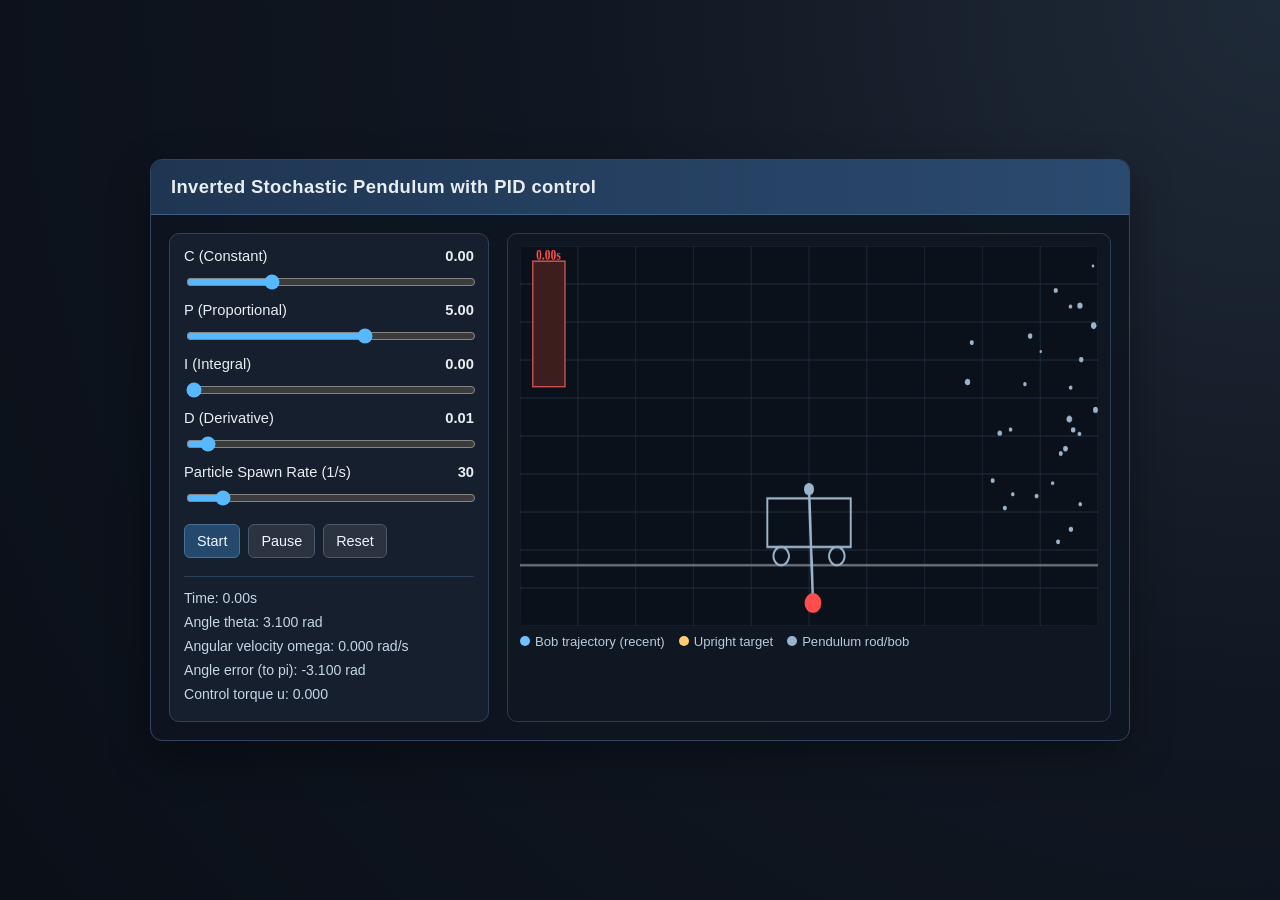
<file: simulation.html>
<!DOCTYPE html>
<html lang="en">
<head>
	<meta charset="UTF-8">
	<meta name="viewport" content="width=device-width, initial-scale=1.0">
	<title>PID Pendulum Sandbox</title>
	<style>
		* {
			box-sizing: border-box;
		}

		body {
			margin: 0;
			min-height: 100vh;
			font-family: "Segoe UI", Tahoma, Geneva, Verdana, sans-serif;
			background: radial-gradient(circle at top right, #1f2a38 0%, #111722 45%, #0a0f18 100%);
			color: #e8edf2;
			display: flex;
			align-items: center;
			justify-content: center;
			padding: 20px;
		}

		.pid-box {
			width: min(980px, 100%);
			background: rgba(14, 21, 32, 0.92);
			border: 1px solid #33465f;
			border-radius: 12px;
			box-shadow: 0 16px 40px rgba(0, 0, 0, 0.35);
			overflow: hidden;
		}

		.pid-header {
			padding: 16px 20px;
			background: linear-gradient(90deg, #1f3652, #2b4a6f);
			border-bottom: 1px solid #3f5f86;
		}

		.pid-header h1 {
			margin: 0;
			font-size: 1.15rem;
			font-weight: 600;
			letter-spacing: 0.02em;
		}

		.pid-main {
			display: grid;
			grid-template-columns: 320px 1fr;
			gap: 18px;
			padding: 18px;
		}

		.controls {
			background: #151f2d;
			border: 1px solid #2f425a;
			border-radius: 10px;
			padding: 14px;
			display: grid;
			gap: 10px;
		}

		.control-row {
			display: grid;
			grid-template-columns: 1fr auto;
			gap: 8px;
			align-items: center;
			font-size: 0.92rem;
		}

		.control-row input[type="range"] {
			grid-column: 1 / 3;
			width: 100%;
			accent-color: #57b8ff;
		}

		.stats {
			margin-top: 8px;
			padding-top: 10px;
			border-top: 1px solid #2d3f57;
			font-size: 0.88rem;
			line-height: 1.7;
			color: #c4d6e7;
		}

		.buttons {
			display: flex;
			gap: 8px;
			flex-wrap: wrap;
			margin-top: 6px;
		}

		button {
			border: 1px solid #4d6f97;
			background: #24496d;
			color: #edf6ff;
			padding: 8px 12px;
			border-radius: 6px;
			font-size: 0.9rem;
			cursor: pointer;
		}

		button:hover {
			background: #2d5b86;
		}

		button.secondary {
			background: #2b3240;
			border-color: #4c586d;
		}

		button.secondary:hover {
			background: #39445a;
		}

		.plot-wrap {
			background: #0f1723;
			border: 1px solid #2a3b53;
			border-radius: 10px;
			padding: 12px;
		}

		canvas {
			width: 100%;
			height: 380px;
			display: block;
			border-radius: 8px;
			background: #0a111a;
		}

		.legend {
			margin-top: 8px;
			font-size: 0.82rem;
			color: #b9cadb;
			display: flex;
			gap: 14px;
		}

		.dot {
			width: 10px;
			height: 10px;
			border-radius: 50%;
			display: inline-block;
			margin-right: 5px;
		}

		@media (max-width: 860px) {
			.pid-main {
				grid-template-columns: 1fr;
			}

			canvas {
				height: 320px;
			}
		}
	</style>
</head>
<body>
	<section class="pid-box" aria-label="PID pendulum simulation box">
		<header class="pid-header">
			<h1>Inverted Stochastic Pendulum with PID control</h1>
		</header>

		<div class="pid-main">
			<div class="controls">

				<label class="control-row" for="constantForceSlider">
					<span>C (Constant)</span>
					<strong id="constantForceValue">0.00</strong>
					<input id="constantForceSlider" type="range" min="-8" max="20" step="0.1" value="0">
				</label>

				<label class="control-row" for="kpSlider">
					<span>P (Proportional)</span>
					<strong id="kpValue">0.00</strong>
					<input id="kpSlider" type="range" min="0" max="8" step="0.1" value="5">
				</label>

				<label class="control-row" for="kiSlider">
					<span>I (Integral)</span>
					<strong id="kiValue">0.00</strong>
					<input id="kiSlider" type="range" min="0" max="1" step="0.05" value="0">
				</label>

				<label class="control-row" for="kdSlider">
					<span>D (Derivative)</span>
					<strong id="kdValue">0.00</strong>
					<input id="kdSlider" type="range" min="0" max="0.2" step="0.002" value="0.01">
				</label>

				<label class="control-row" for="spawnRateSlider">
					<span>Particle Spawn Rate (1/s)</span>
					<strong id="spawnRateValue">30</strong>
					<input id="spawnRateSlider" type="range" min="0" max="280" step="1" value="30">
				</label>


				<div class="buttons">
					<button id="runBtn" type="button">Start</button>
					<button id="pauseBtn" class="secondary" type="button">Pause</button>
					<button id="resetBtn" class="secondary" type="button">Reset</button>
				</div>

				<div class="stats">
					<div>Time: <span id="timeStat">0.00</span>s</div>
					<div>Angle theta: <span id="thetaStat">0.000</span> rad</div>
					<div>Angular velocity omega: <span id="omegaStat">0.000</span> rad/s</div>
					<div>Angle error (to pi): <span id="errorStat">0.000</span> rad</div>
					<div>Control torque u: <span id="torqueStat">0.000</span></div>
				</div>
			</div>

			<div class="plot-wrap">
				<canvas id="pidCanvas" width="900" height="500"></canvas>
				<div class="legend">
					<span><i class="dot" style="background:#6fc1ff"></i>Bob trajectory (recent)</span>
					<span><i class="dot" style="background:#ffcf6f"></i>Upright target</span>
					<span><i class="dot" style="background:#9cb4cb"></i>Pendulum rod/bob</span>
				</div>
			</div>
		</div>
	</section>

	<script>
		const canvas = document.getElementById("pidCanvas");
		const ctx = canvas.getContext("2d");

		const inputs = {
			kp: document.getElementById("kpSlider"),
			ki: document.getElementById("kiSlider"),
			kd: document.getElementById("kdSlider"),
			spawnRate: document.getElementById("spawnRateSlider"),
			constantForce: document.getElementById("constantForceSlider")
		};

		const labels = {
			kp: document.getElementById("kpValue"),
			ki: document.getElementById("kiValue"),
			kd: document.getElementById("kdValue"),
			spawnRate: document.getElementById("spawnRateValue"),
			constantForce: document.getElementById("constantForceValue"),
			time: document.getElementById("timeStat"),
			theta: document.getElementById("thetaStat"),
			omega: document.getElementById("omegaStat"),
			error: document.getElementById("errorStat"),
			torque: document.getElementById("torqueStat")
		};

		const runBtn = document.getElementById("runBtn");
		const pauseBtn = document.getElementById("pauseBtn");
		const resetBtn = document.getElementById("resetBtn");

		let running = false;
		let t = 0;
		let theta = 3.1;
		let omega = 0;
		let integral = 0;
		let prevError = 0;
		let controlStepCount = 0;
		let controlForce = 0;
		let bobTrace = [];
		const dt = 0.005;
		const g = 9.81;
		const L = 1.0;
		const mass = 1.0;
		const damping = 0.1;
		const inertia = mass * L * L;
		const setpoint = 0;
		const traceMaxLength = 500;
		const controlDelaySteps = 2;
		const integralMemoryHalfLife = 0.5;
		const integralDecayPerStep = Math.pow(0.5, dt / integralMemoryHalfLife);

		const cartMass = 0.00; // M
		const pendulumMass = 0.2; // m
		const pendulumLength = 0.6; // l
		const cartDamping = 0.02; // b
		const pendulumInertia = 0.006; // I
		const cartWidth = 130;
		const cartHeight = 64;
		const wheelRadius = 12;
		const pivotOffsetAboveCart = 12;
		const initialCartVelocity = 200;
		let cartPosition = canvas.width * 0.5;
		let cartVelocity = initialCartVelocity;
		let cartAcceleration = 0;
		let particles = [];
		let spawnAccumulator = 0;
		let lastFrameTime = null;
		let particleImpactForce = 0;
		const particleImpactVariance = 0.3;
		const particleImpactSigma = Math.sqrt(particleImpactVariance);
		const impactForceHalfLife = 0.12;
		const impactForceDecayPerStep = Math.pow(0.5, dt / impactForceHalfLife);
		const cartHitFlashDuration = 0.22;
		const cartHitExpandFactor = 2.8;
		const forceArrowScale = 50.0;
		const binX = 20;
		const binWidth = 50;
		const binHeight = 30;
		const binBrightnessDecayPerSecond = 2.0;
		let binBrightness = 0;
		let binRedParticleCount = 0;
		let binFillLevel = 0;
		let binFull = false;

		function worldToScreenX(worldX) {
			return worldX - cartPosition + canvas.width * 0.5;
		}

		function readParams() {
			return {
				kp: Number(inputs.kp.value),
				ki: Number(inputs.ki.value),
				kd: Number(inputs.kd.value),
				theta0: 3.1,
				constantForce: Number(inputs.constantForce.value)
			};
		}

		function wrapToPi(angle) {
            const TWO_PI = 2 * Math.PI;
            // Bring angle to the range [-2π, 2π]
            let wrapped = angle % TWO_PI;
            // Shift back to (-π, π]
            if (wrapped > Math.PI) {
                wrapped -= TWO_PI;
            } else if (wrapped <= -Math.PI) {
                wrapped += TWO_PI;
            }
            
            return wrapped;
        }

		function refreshValueLabels() {
			labels.kp.textContent = Number(inputs.kp.value).toFixed(2);
			labels.ki.textContent = Number(inputs.ki.value).toFixed(2);
			labels.kd.textContent = Number(inputs.kd.value).toFixed(2);
			labels.spawnRate.textContent = Number(inputs.spawnRate.value).toFixed(0);
			labels.constantForce.textContent = Number(inputs.constantForce.value).toFixed(2);
		}

		function getCartScreenRect() {
			const pivotX = worldToScreenX(cartPosition);
			const groundY = canvas.height * 0.84;
			const cartTopY = groundY - 2 * wheelRadius - cartHeight;
			return {
				left: pivotX - cartWidth / 2,
				right: pivotX + cartWidth / 2,
				top: cartTopY,
				bottom: cartTopY + cartHeight,
				pivotX,
				groundY,
				cartTopY
			};
		}

		function getPendulumScreenGeometry() {
			const groundY = canvas.height * 0.84;
			const cartTopY = groundY - 2 * wheelRadius - cartHeight;
			const pivotY = cartTopY - pivotOffsetAboveCart;
			const rodLengthPx = Math.min(canvas.width, canvas.height) * 0.3;
			const pivotX = worldToScreenX(cartPosition);
			const bobX = pivotX + rodLengthPx * Math.sin(theta);
			const bobY = pivotY - rodLengthPx * Math.cos(theta);
			return { pivotX, pivotY, bobX, bobY };
		}

		function pointToSegmentDistance(px, py, x1, y1, x2, y2) {
			const dx = x2 - x1;
			const dy = y2 - y1;
			const lenSq = dx * dx + dy * dy;
			if (lenSq === 0) {
				return Math.hypot(px - x1, py - y1);
			}
			const t = Math.max(0, Math.min(1, ((px - x1) * dx + (py - y1) * dy) / lenSq));
			const projX = x1 + t * dx;
			const projY = y1 + t * dy;
			return Math.hypot(px - projX, py - projY);
		}

		function spawnParticle() {
			const radius = 2 + Math.random() * 2.5;
			const yMax = canvas.height * 0.84 - radius;
			particles.push({
				x: canvas.width + radius + Math.random() * 24,
				y: radius + Math.random() * Math.max(1, yMax - radius),
				vx: -(80 + Math.random() * 170),
				vy: (Math.random() - 0.5) * 20,
				baseRadius: radius,
				radius,
				hitPendulum: false,
				impactAge: null,
				impactForce: 0
			});
		}

		function gaussianRandom(mean, sigma) {
			const u1 = Math.max(1e-12, Math.random());
			const u2 = Math.random();
			const z0 = Math.sqrt(-2 * Math.log(u1)) * Math.cos(2 * Math.PI * u2);
			return mean + sigma * z0;
		}

		function updateParticles(frameDt) {
			const spawnRate = Number(inputs.spawnRate.value);
			spawnAccumulator += spawnRate * frameDt;
			while (spawnAccumulator >= 1) {
				spawnParticle();
				spawnAccumulator -= 1;
			}

			binBrightness = Math.max(0, binBrightness - binBrightnessDecayPerSecond * frameDt);

			const cartRect = getCartScreenRect();
			const pendulum = getPendulumScreenGeometry();
			const topBallRadius = 13;
			const binBoundingBox = {
				left: binX,
				right: binX + binWidth,
				top: pendulum.pivotY - Math.min(canvas.width, canvas.height) * 0.3 - 15,
				bottom: pendulum.pivotY - Math.min(canvas.width, canvas.height) * 0.3 + 15
			};
			for (let i = particles.length - 1; i >= 0; i--) {
				const p = particles[i];
				if (p.impactAge !== null) {
					p.impactAge += frameDt;
					if (p.impactAge >= cartHitFlashDuration) {
						particles.splice(i, 1);
					}
					continue;
				}

				p.x += p.vx * frameDt;
				p.y += p.vy * frameDt;

				const hitCart =
					p.x + p.radius >= cartRect.left &&
					p.x - p.radius <= cartRect.right &&
					p.y + p.radius >= cartRect.top &&
					p.y - p.radius <= cartRect.bottom;

				const outOfBounds =
					p.x + p.radius < 0 ||
					p.y + p.radius < 0 ||
					p.y - p.radius > canvas.height;

				const hitTopBall = Math.hypot(p.x - pendulum.bobX, p.y - pendulum.bobY) <= p.radius + topBallRadius;
				if (hitTopBall) {
					p.hitPendulum = true;
				}

				if (p.hitPendulum) {
					const hitBin =
						p.x + p.radius >= binBoundingBox.left &&
						p.x - p.radius <= binBoundingBox.right &&
						p.y + p.radius >= binBoundingBox.top &&
						p.y - p.radius <= binBoundingBox.bottom;
					if (hitBin) {
						binBrightness = Math.min(1.0, binBrightness + 0.3);
						binRedParticleCount += 1;
						binFillLevel = Math.min(1.0, binFillLevel + 0.001);
						if (binFillLevel >= 1.0) {
							binFull = true;
						}
					}
				}

				if (hitCart) {
					// Inject collision disturbance with constant variance.
					const impactSample = -Math.abs(gaussianRandom(0, particleImpactSigma));
					particleImpactForce += impactSample;
					p.impactAge = 0;
					p.impactForce = impactSample;
					p.vx = 0;
					p.vy = 0;
					continue;
				}

				if (outOfBounds) {
					particles.splice(i, 1);
				}
			}
		}

		function drawParticles() {
			for (const p of particles) {
				if (p.impactAge !== null) {
					const life = Math.min(1, p.impactAge / cartHitFlashDuration);
					const effectRadius = p.baseRadius * (1 + (cartHitExpandFactor - 1) * life);
					const alpha = 1 - life;

					ctx.save();
					ctx.shadowColor = "rgba(255, 77, 77, 0.95)";
					ctx.shadowBlur = 20 + 18 * alpha;
					ctx.fillStyle = `rgba(255, 77, 77, ${alpha.toFixed(3)})`;
					ctx.beginPath();
					ctx.arc(p.x, p.y, effectRadius, 0, 2 * Math.PI);
					ctx.fill();

					const maxArrowLen = 90;
					const arrowLen = Math.min(maxArrowLen, Math.abs(p.impactForce) * forceArrowScale);
					if (arrowLen > 1) {
						const dir = Math.sign(p.impactForce) || 1;
						const startX = p.x;
						const startY = p.y;
						const endX = startX + dir * arrowLen;
						const endY = startY;

						ctx.strokeStyle = `rgba(255, 110, 110, ${alpha.toFixed(3)})`;
						ctx.fillStyle = `rgba(255, 110, 110, ${alpha.toFixed(3)})`;
						ctx.lineWidth = 2.5;
						ctx.beginPath();
						ctx.moveTo(startX, startY);
						ctx.lineTo(endX, endY);
						ctx.stroke();

						const head = 7;
						ctx.beginPath();
						ctx.moveTo(endX, endY);
						ctx.lineTo(endX - dir * head, endY - head * 0.7);
						ctx.lineTo(endX - dir * head, endY + head * 0.7);
						ctx.closePath();
						ctx.fill();
					}

					ctx.restore();
					continue;
				}

				ctx.fillStyle = p.hitPendulum ? "#ff4d4d" : "#9cb4cb";
				ctx.beginPath();
				ctx.arc(p.x, p.y, p.radius, 0, 2 * Math.PI);
				ctx.fill();
			}
		}

		function resetSimulation() {
			t = 0;
			theta = 3.1;
			omega = 0;
			integral = 0;
			prevError = 0;
			controlStepCount = 0;
			controlForce = 0;
			cartPosition = canvas.width * 0.5;
			cartVelocity = initialCartVelocity;
			cartAcceleration = 0;
			particles = [];
			spawnAccumulator = 0;
			lastFrameTime = null;
			particleImpactForce = 0;
			binBrightness = 0;
			binRedParticleCount = 0;
			binFillLevel = 0;				binFull = false;			bobTrace = [];
			running = false;
			runBtn.textContent = "Start";
			updateStats();
			drawPendulum();
		}

		function updateStats() {
			const error = wrapToPi(setpoint - theta);
			labels.time.textContent = t.toFixed(2);
			labels.theta.textContent = theta.toFixed(3);
			labels.omega.textContent = omega.toFixed(3);
			labels.error.textContent = error.toFixed(3);
			labels.torque.textContent = controlForce.toFixed(3);
		}

		function simulateStep() {
			const { kp, ki, kd, constantForce } = readParams();
			const error = wrapToPi(setpoint - theta);
			const controllerActive = controlStepCount >= controlDelaySteps;
            // Solve for theta'' and x'' using the provided dynamics
			const sinTheta = Math.sin(theta);
			const cosTheta = Math.cos(theta);

			if (controllerActive) {
				// Leaky integrator: decay old memory before accumulating new error.
				integral *= integralDecayPerStep;
				integral += error * dt;
                
                const rightLeft = Math.sign(sinTheta)
                const topDown = Math.sign(cosTheta)
				controlForce = (
                    - kp * topDown * error 
                    - ki * topDown * integral 
                    + kd * topDown * omega
                );
                /// Note on the signs:
                // P control:
                // +y, +x -> +F
                // +y, -x -> -F
                // -y, +x -> -F
                // -y, -x -> +F
                // so sign(x*y) = sign(F)
                
                // D control
                // +x +y +o -> +F   +++|+
                // +x -y +o -> -F   +-+|-
                // +x +y -o -> -F   ++-|-
                // +x -y -o -> +F   +--|+
                // -x +y +o -> +F   -++|+
                // -x -y +o -> -F   --+|-
                // -x +y -o -> -F   -+-|-
                // -x -y -o -> +F   ---|+
                // so sign(o * y) = sign(F) (no dependence on x)
			} else {
				controlForce = 0;
				prevTheta = theta;
			}

			
			const appliedForce = controlForce + particleImpactForce + constantForce;
			const commonFactor = pendulumMass * pendulumLength * cosTheta;
            
            // Pre-calculate the total inertia about the pivot (I = K + ml^2)
            const totalInertia = (
                pendulumInertia + 
                pendulumMass * Math.pow(pendulumLength, 2)
            );
            // Common denominator for both acceleration formulas
            const commonDenom = (
                totalInertia * (cartMass + pendulumMass) 
                - Math.pow(pendulumMass * pendulumLength * cosTheta, 2)
            );

			thetaAcc = (
                pendulumMass * g * pendulumLength * sinTheta * (
                    cartMass + pendulumMass
                    ) 
                - pendulumMass * pendulumLength * cosTheta * (
					appliedForce + 
                    pendulumMass * pendulumLength * Math.pow(omega, 2) * sinTheta
                    )
            )/commonDenom;

			cartAcceleration = (
				appliedForce 
                + pendulumMass * pendulumLength * Math.pow(omega, 2) * sinTheta 
                - pendulumMass * pendulumLength * cosTheta * thetaAcc
                ) / (cartMass + pendulumMass);

			particleImpactForce *= impactForceDecayPerStep;

			// Update velocities and positions
			cartVelocity += cartAcceleration * dt;
			cartPosition += cartVelocity * dt;

            prevTheta = theta;
			omega += thetaAcc * dt;
			theta += omega * dt;
			theta = wrapToPi(theta);

			controlStepCount += 1;
			if (!binFull) {
				t += dt;
			}

            const wheelRadius = 12;
			const pivotX = cartPosition;
			const groundY = canvas.height * 0.84;
			const cartTopY = groundY - cartHeight - 2*wheelRadius;
			const pivotY = cartTopY - pivotOffsetAboveCart;
			const rodLengthPx = Math.min(canvas.width, canvas.height) * 0.3;
			const bobX = pivotX + rodLengthPx * Math.sin(theta);
			const bobY = pivotY - rodLengthPx * Math.cos(theta);

			bobTrace.push({ x: bobX, y: bobY });
			if (bobTrace.length > traceMaxLength) {
				bobTrace.shift();
			}

			updateStats();
		}

		function drawGrid() {
			const w = canvas.width;
			const h = canvas.height;
			ctx.strokeStyle = "#253446";
			ctx.lineWidth = 1;

			for (let i = 0; i <= 10; i++) {
				const x = (i / 10) * w;
				const yLine = (i / 10) * h;
				ctx.beginPath();
				ctx.moveTo(x, 0);
				ctx.lineTo(x, h);
				ctx.stroke();
				ctx.beginPath();
				ctx.moveTo(0, yLine);
				ctx.lineTo(w, yLine);
				ctx.stroke();
			}
		}

		function drawPendulum() {
			const w = canvas.width;
			const h = canvas.height;
			ctx.clearRect(0, 0, w, h);
			ctx.fillStyle = "#0a111a";
			ctx.fillRect(0, 0, w, h);
			drawGrid();
			//drawSawtoothReference();

			const wheelRadius = 12;
			const pivotXWorld = cartPosition;
			const groundY = h * 0.84;
			const cartTopY = groundY - 2*wheelRadius - cartHeight;
			const pivotY = cartTopY - pivotOffsetAboveCart;
			const rodLengthPx = Math.min(w, h) * 0.3;
			const pivotX = worldToScreenX(pivotXWorld);

			const targetX = pivotX + rodLengthPx * Math.sin(setpoint);
			const targetY = pivotY - rodLengthPx * Math.cos(setpoint);
			const bobX = pivotX + rodLengthPx * Math.sin(theta);
			const bobY = pivotY - rodLengthPx * Math.cos(theta);

			// Draw ground
			ctx.strokeStyle = "#6c757d";
			ctx.lineWidth = 3;
			ctx.beginPath();
			ctx.moveTo(0, groundY);
			ctx.lineTo(w, groundY);
			ctx.stroke();

			// Draw collection bin - extended to top corner
			const binMaxY = pivotY - rodLengthPx;
			const binCenterY = binMaxY;
			const binTop = 20;  // Extend to top of canvas
			const binBottom = binCenterY + binHeight / 2;
			const extendedBinHeight = binBottom - binTop;
			
			// Draw bin background (dark red)
			const bgRed = Math.round(60 + binBrightness * 40);
			ctx.fillStyle = `rgb(${bgRed}, 30, 30)`;
			ctx.fillRect(binX, binTop, binWidth, extendedBinHeight);
			
			// Draw red substance inside (from bottom up)
			const fillHeight = extendedBinHeight * binFillLevel;
			const fillRed = Math.round(180 + binBrightness * 75);
			ctx.fillStyle = `rgb(${fillRed}, 50, 50)`;
			ctx.fillRect(binX, binBottom - fillHeight, binWidth, fillHeight);
			
			// Draw bin border (red outline)
			const borderRed = Math.round(200 + binBrightness * 55);
			ctx.strokeStyle = `rgb(${borderRed}, 80, 80)`;
			ctx.lineWidth = 2;
			ctx.strokeRect(binX, binTop, binWidth, extendedBinHeight);

			// Draw cart
			ctx.strokeStyle = "#9cb4cb";
			ctx.lineWidth = 3;
			ctx.strokeRect(pivotX - cartWidth / 2, cartTopY, cartWidth, cartHeight);

			// Wheels: tangent to the cart, same color as cart outline
			const leftWheelX = pivotX - cartWidth / 3;
			const rightWheelX = pivotX + cartWidth / 3;
			const wheelY = cartTopY + cartHeight + wheelRadius; // tangent to cart bottom

			ctx.strokeStyle = "#9cb4cb";
			ctx.lineWidth = 3;
			ctx.beginPath();
			ctx.arc(leftWheelX, wheelY, wheelRadius, 0, 2 * Math.PI);
			ctx.stroke();
			ctx.beginPath();
			ctx.arc(rightWheelX, wheelY, wheelRadius, 0, 2 * Math.PI);
			ctx.stroke();

			// Draw applied force on cart as an arrow (right: positive, left: negative).
			const maxArrowLen = 90;
			const arrowLen = Math.min(maxArrowLen, Math.abs(controlForce) * forceArrowScale);
			if (arrowLen > 1) {
				const dir = Math.sign(controlForce);
				const startX = pivotX;
				const startY = cartTopY - 16;
				const endX = startX + dir * arrowLen;
				const endY = startY;

				ctx.strokeStyle = "#ff7b72";
				ctx.fillStyle = "#ff7b72";
				ctx.lineWidth = 3;
				ctx.beginPath();
				ctx.moveTo(startX, startY);
				ctx.lineTo(endX, endY);
				ctx.stroke();

				const head = 8;
				ctx.beginPath();
				ctx.moveTo(endX, endY);
				ctx.lineTo(endX - dir * head, endY - head * 0.7);
				ctx.lineTo(endX - dir * head, endY + head * 0.7);
				ctx.closePath();
				ctx.fill();

				ctx.fillStyle = "#ffd3cf";
				ctx.font = "13px Segoe UI";
				ctx.fillText(`F = ${controlForce.toFixed(2)}`, startX - 32, startY - 8);
			}

			if (bobTrace.length > 1) {
				ctx.strokeStyle = "#ff4d4d";
				ctx.lineWidth = 2;
				ctx.beginPath();
				for (let i = 0; i < bobTrace.length; i++) {
					const p = bobTrace[i];
					const px = worldToScreenX(p.x);
					if (i === 0) {
						ctx.moveTo(px, p.y);
					} else {
						ctx.lineTo(px, p.y);
					}
				}
				ctx.stroke();
			}

			// Draw pendulum
			ctx.strokeStyle = "#9cb4cb";
			ctx.lineWidth = 4;
			ctx.beginPath();
			ctx.moveTo(pivotX, pivotY);
			ctx.lineTo(bobX, bobY);
			ctx.stroke();

			ctx.fillStyle = "#9cb4cb";
			ctx.beginPath();
			ctx.arc(pivotX, pivotY, 8, 0, 2 * Math.PI);
			ctx.fill();

			ctx.fillStyle = "#ff4d4d";
			ctx.beginPath();
			ctx.arc(bobX, bobY, 13, 0, 2 * Math.PI);
			ctx.fill();

			// Draw timer in top-left corner, above the bin
			ctx.fillStyle = "#ff4d4d";
			ctx.font = "bold 18px Segoe UI";
			const timerText = `${t.toFixed(2)}s`;
			ctx.textAlign = "left";
			ctx.fillText(timerText, binX + 5, 18);
			ctx.textAlign = "left";

			//ctx.fillStyle = "#b6c5d5";
			//ctx.font = "14px Segoe UI";
			//ctx.fillText("Dashed rod = upright target (setpoint = pi)", 14, 24);
			//ctx.fillText("Set Kp = Ki = Kd = 0 to see uncontrolled pendulum", 14, 46);
		}

		function animate() {
			const now = performance.now();
			if (lastFrameTime === null) {
				lastFrameTime = now;
			}
			const frameDt = Math.min(0.05, (now - lastFrameTime) / 1000);
			lastFrameTime = now;
			updateParticles(frameDt);

			if (running) {
				for (let i = 0; i < 3; i++) {
					simulateStep();
				}
			}
			drawPendulum();
			drawParticles();
			requestAnimationFrame(animate);
		}

		Object.values(inputs).forEach((input) => {
			input.addEventListener("input", () => {
				refreshValueLabels();
				drawPendulum();
			});
		});

		runBtn.addEventListener("click", () => {
			running = true;
			runBtn.textContent = "Running";
		});

		pauseBtn.addEventListener("click", () => {
			running = false;
			runBtn.textContent = "Resume";
		});

		resetBtn.addEventListener("click", resetSimulation);

		refreshValueLabels();
		resetSimulation();
		animate();
	</script>
</body>
</html>
</file>
<file: styles.css>
* {
    margin: 0;
    padding: 0;
    box-sizing: border-box;
}

body {
    font-family: 'Segoe UI', Tahoma, Geneva, Verdana, sans-serif;
    line-height: 1.6;
    color: #e0e0e0;
    background: #121212;
    min-height: 100vh;
    transition: margin-left 0.3s ease;
}

/* Fixed Header Bar */
.header-bar {
    position: fixed;
    top: 0;
    left: 0;
    right: 0;
    height: 70px;
    background: #1a1a1a;
    border-bottom: 2px solid #404040;
    display: flex;
    align-items: center;
    padding: 0 20px;
    z-index: 1002;
    gap: 20px;
}

.slide-title {
    color: #ffffff;
    font-size: 1.5rem;
    font-weight: 400;
    margin: 0;
    flex-grow: 1;
}

/* Burger Menu */
.burger-menu {
    background: #2a2a2a;
    border: 1px solid #404040;
    border-radius: 4px;
    width: 50px;
    height: 50px;
    cursor: pointer;
    display: flex;
    flex-direction: column;
    justify-content: center;
    align-items: center;
    gap: 4px;
    transition: all 0.3s ease;
    flex-shrink: 0;
}

/* Fullscreen Button */
.fullscreen-btn {
    background: #2a2a2a;
    border: 1px solid #404040;
    border-radius: 4px;
    width: 50px;
    height: 50px;
    cursor: pointer;
    display: flex;
    justify-content: center;
    align-items: center;
    transition: all 0.3s ease;
    flex-shrink: 0;
    color: #e0e0e0;
}

.fullscreen-btn:hover,
.burger-menu:hover {
    background: #3a3a3a;
}

/* Slide Navigation Buttons */
.slide-nav-btn {
    background: #2a2a2a;
    border: 1px solid #404040;
    border-radius: 4px;
    width: 50px;
    height: 50px;
    cursor: pointer;
    display: flex;
    justify-content: center;
    align-items: center;
    transition: all 0.3s ease;
    flex-shrink: 0;
    color: #e0e0e0;
    font-size: 24px;
}

.slide-nav-btn:hover {
    background: #3a3a3a;
}

.slide-nav-btn:disabled {
    background: #1a1a1a;
    color: #555;
    cursor: not-allowed;
}

.burger-menu span {
    display: block;
    width: 25px;
    height: 3px;
    background: #e0e0e0;
    border-radius: 1px;
    transition: all 0.3s ease;
}

.burger-menu.active span:nth-child(1) {
    transform: rotate(45deg) translate(7px, 7px);
}

.burger-menu.active span:nth-child(2) {
    opacity: 0;
}

.burger-menu.active span:nth-child(3) {
    transform: rotate(-45deg) translate(7px, -7px);
}

/* Sidebar */
.sidebar {
    position: fixed;
    top: 0;
    left: -300px;
    width: 300px;
    height: 100vh;
    background: #1e1e1e;
    border-right: 2px solid #404040;
    z-index: 1000;
    transition: left 0.3s ease;
    overflow-y: auto;
}

.sidebar.active {
    left: 0;
}

.sidebar-content {
    padding: 80px 30px 30px;
}

.sidebar h1 {
    color: #ffffff;
    font-size: 1.8rem;
    text-shadow: none;
    margin-bottom: 30px;
    font-weight: 300;
    text-align: center;
}

.sidebar-tabs {
    display: flex;
    flex-direction: column;
    gap: 15px;
}

.sidebar .tab-button {
    background: #2a2a2a;
    border: 1px solid #404040;
    color: #e0e0e0;
    padding: 15px 20px;
    border-radius: 8px;
    cursor: pointer;
    font-size: 1rem;
    font-weight: 500;
    transition: all 0.3s ease;
    text-align: center;
    width: 100%;
}

.sidebar .tab-button:hover {
    background: #3a3a3a;
    border-color: #555;
    transform: translateY(-1px);
}

.sidebar .tab-button.active {
    background: #007acc;
    border-color: #0099ff;
    color: #ffffff;
    box-shadow: 0 2px 8px rgba(0, 122, 204, 0.3);
}

/* Sidebar Overlay */
.sidebar-overlay {
    position: fixed;
    top: 0;
    left: 0;
    width: 100vw;
    height: 100vh;
    background: rgba(0, 0, 0, 0.5);
    z-index: 999;
    opacity: 0;
    visibility: hidden;
    transition: all 0.3s ease;
}

.sidebar-overlay.active {
    opacity: 1;
    visibility: visible;
}

.container {
    max-width: 95vw; /* Use 95% of viewport width instead of fixed pixel limit */
    width: 100%;
    margin: 0 auto;
    padding: 90px 20px 20px; /* Increased top padding for header bar */
    transition: all 0.3s ease;
}

/* Fullscreen mode adjustments */
:fullscreen .container,
:-webkit-full-screen .container,
:-moz-full-screen .container {
    max-width: none;
    padding: 90px 40px 40px;
    width: 100vw;
    height: 100vh;
    box-sizing: border-box;
}

:fullscreen canvas,
:-webkit-full-screen canvas,
:-moz-full-screen canvas {
    max-width: calc(100vw - 80px);
    max-height: calc(100vh - 200px);
    width: auto;
    height: auto;
}

:fullscreen .simulation-container,
:-webkit-full-screen .simulation-container,
:-moz-full-screen .simulation-container {
    width: 100%;
    display: flex;
    justify-content: center;
    align-items: center;
}

/* Fullscreen icon change */
:fullscreen .fullscreen-btn svg,
:-webkit-full-screen .fullscreen-btn svg,
:-moz-full-screen .fullscreen-btn svg {
    transform: rotate(180deg);
}
    border-radius: 0;
    cursor: pointer;
    font-size: 1rem;
    font-weight: 600;
    transition: all 0.3s ease;
    text-transform: uppercase;
    letter-spacing: 0.5px;
}

/* Lecture Content */
.lecture-content {
    position: relative;
}

.lecture {
    display: none;
    background: transparent;
    border: none;
    box-shadow: none;
    overflow: hidden;
}

.lecture.active {
    display: block;
}

/* Hide slide metadata from main view (but keep in DOM for header) */
.slide-content .slide-counter,
.slide-content h2,
.slide-content > p:first-of-type {
    display: none !important;
}

/* Simulation Layout */
.simulation-layout {
    display: flex;
    gap: 20px;
    align-items: flex-start;
    width: 100%;
    max-width: none;
}

.simulation-layout canvas {
    width: 80%;
    max-width: 80%;
    height: auto;
    flex-shrink: 0;
    border: 2px solid #404040;
    border-radius: 4px;
}

.simulation-controls-panel {
    width: 20%;
    max-width: 20%;
    display: flex;
    flex-direction: column;
    gap: 15px;
    background: #1e1e1e;
    border: 1px solid #404040;
    border-radius: 8px;
    padding: 20px;
    box-sizing: border-box;
}

/* Slideshow Container */
.slideshow-container {
    position: relative;
    min-height: 500px;
}

.slide {
    display: none;
    padding: 20px 10px; /* Reduced from 40px to allow more width */
    min-height: 500px;
    background: transparent;
    position: relative;
}

.slide.active {
    display: block;
    animation: slideIn 0.5s ease-in-out;
}

@keyframes slideIn {
    from {
        opacity: 0;
        transform: translateX(30px);
    }
    to {
        opacity: 1;
        transform: translateX(0);
    }
}

.slide-content {
    width: 100%;
    margin: 0;
}

.slide-content h2 {
    color: #ffffff;
    font-size: 2rem;
    margin-bottom: 20px;
    border-bottom: 2px solid #888888;
    padding-bottom: 10px;
    font-weight: 300;
    display: inline-block;
    width: calc(100% - 80px);
    vertical-align: top;
}

.slide-content p {
    font-size: 1.1rem;
    margin-bottom: 15px;
    color: #cccccc;
}

.slide-content ul {
    margin: 20px 0;
    padding-left: 30px;
}

.slide-content li {
    margin-bottom: 8px;
    font-size: 1.05rem;
    color: #b0b0b0;
}

.slide-image-placeholder {
    background: #1a1a1a;
    border: 1px dashed #404040;
    padding: 40px;
    text-align: center;
    margin: 20px 0;
    color: #888888;
    font-style: italic;
}

.highlight-box {
    background: #2a2a1a;
    border: 1px solid #4a4a2a;
    padding: 20px;
    margin: 20px 0;
    border-left: 3px solid #ffff00;
}

.highlight-box p {
    margin: 0;
    font-weight: 600;
    color: #cccccc;
}

blockquote {
    background: #1a1a1a;
    border-left: 3px solid #888888;
    border: 1px solid #404040;
    padding: 20px;
    margin: 20px 0;
    font-style: italic;
    font-size: 1.1rem;
    color: #cccccc;
}

/* Slide Arrow Navigation */
.slide-arrow {
    position: absolute;
    top: 50%;
    transform: translateY(-50%);
    width: 120px;
    height: 500px;
    background: rgba(42, 42, 42, 0.8);
    border: 1px solid #606060;
    color: #e0e0e0;
    cursor: pointer;
    transition: all 0.3s ease;
    display: flex;
    align-items: center;
    justify-content: center;
    z-index: 10;
}

.slide-arrow:hover {
    background: rgba(64, 64, 64, 0.9);
    border-color: #808080;
}

.slide-arrow-left {
    left: 10px;
}

.slide-arrow-right {
    right: 10px;
}

.arrow-icon {
    font-size: 2rem;
    font-weight: bold;
    line-height: 1;
}

.slide-counter {
    display: inline-block;
    color: #e0e0e0;
    font-weight: 600;
    background: #2a2a2a;
    border: 1px solid #404040;
    padding: 20px 15px;
    margin-right: 15px;
    font-size: 0.9rem;
    vertical-align: top;
    margin-top: 0px;
}

.current-slide {
    color: #ffffff;
    font-weight: 700;
}

/* Random Walk Simulation Styles */
.simulation-container {
    background: #2a2a2a;
    border: 1px solid #404040;
    padding: 0;
    margin: 20px 0;
    box-shadow: 0 4px 15px rgba(0,0,0,0.3);
    position: relative;
    overflow: hidden;
}

.simulation-controls {
    display: flex;
    flex-direction: column;
    gap: 8px;
    background: #2a2a2a;
    border: 1px solid #404040;
    border-radius: 6px;
    padding: 12px;
    margin-bottom: 12px;
}

.simulation-controls:last-child {
    margin-bottom: 0;
}

/* Horizontal layout for buttons within control groups */
.control-row {
    display: flex;
    gap: 8px;
    flex-wrap: wrap;
}

.control-row .sim-btn {
    flex: 1;
    min-width: 0;
}

.sim-btn {
    background: #1a1a1a;
    color: #e0e0e0;
    border: 1px solid #404040;
    padding: 8px 12px;
    border-radius: 4px;
    cursor: pointer;
    font-size: 0.85rem;
    transition: all 0.3s ease;
    white-space: nowrap;
    text-align: center;
    width: 100%;
    box-sizing: border-box;
}
    cursor: pointer;
    font-size: 0.95rem;
    font-weight: 600;
    transition: all 0.3s ease;
    min-width: 80px;
    text-transform: uppercase;
    letter-spacing: 0.3px;
}

.sim-btn:hover:not(:disabled) {
    border-color: #606060;
}

.start-btn {
    background: #1a4d1a;
    border-color: #2d7b2d;
}

.start-btn:hover:not(:disabled) {
    background: #2d6b2d;
    border-color: #4d9b4d;
}

.stop-btn {
    background: #4d1a1a;
    border-color: #7b2d2d;
}

.stop-btn:hover:not(:disabled) {
    background: #6b2d2d;
    border-color: #9b4d4d;
}

.reset-btn {
    background: #4d4d1a;
    border-color: #7b7b2d;
}

.reset-btn:hover:not(:disabled) {
    background: #6b6b2d;
    border-color: #9b9b4d;
}

.speed-btn {
    background: #4d1a4d;
    border-color: #7b2d7b;
}

.speed-btn:hover:not(:disabled) {
    background: #6b2d6b;
    border-color: #9b4d9b;
}

.sim-btn:disabled {
    background: #0f0f0f;
    color: #666666;
    border-color: #333333;
    cursor: not-allowed;
    transform: none;
}

.simulation-info {
    display: none;
}

.info-item {
    background: #1a1a1a;
    padding: 8px 15px;
    border: 1px solid #404040;
    font-size: 0.9rem;
    color: #e0e0e0;
}

.info-label {
    font-weight: 600;
    color: #b0b0b0;
    margin-right: 5px;
}

#randomWalkCanvas, #randomWalkCanvas2 {
    border: none;
    display: block;
    margin: 0;
    background: #121212;
    cursor: crosshair;
    width: 100%;
    height: 450px;
}

.simulation-description {
    margin-top: 10px;
    padding: 15px;
    background: #1a1a1a;
    border: 1px solid #404040;
    border-left: 3px solid #888888;
}

.simulation-description p {
    margin: 0;
    font-size: 0.95rem;
    color: #cccccc;
}

/* Responsive adjustments for simulation */
@media (max-width: 768px) {
    .simulation-container {
        padding: 15px;
    }
    
    #randomWalkCanvas, #randomWalkCanvas2 {
        width: 100%;
        height: auto;
        max-width: 100%;
    }
    
    .simulation-info {
        gap: 15px;
    }
    
    .info-item {
        font-size: 0.85rem;
        padding: 6px 12px;
    }
}

/* Responsive Design */
@media (max-width: 768px) {
    .container {
        padding: 15px;
    }
    
    header h1 {
        font-size: 2rem;
    }
    
    .tabs {
        flex-direction: column;
        align-items: center;
    }
    
    .tab-button {
        width: 200px;
        text-align: center;
    }
    
    .slide {
        padding: 20px;
        min-height: 400px;
    }
    
    .slide-content h2 {
        font-size: 1.5rem;
    }
    
    .slide-arrow {
        width: 50px;
        height: 100px;
    }
    
    .slide-arrow-left {
        left: 10px;
    }
    
    .slide-arrow-right {
        right: 10px;
    }
    
    .arrow-icon {
        font-size: 1.5rem;
    }
}

@media (max-width: 480px) {
    .slide {
        padding: 15px;
    }
    
    .slide-content h2 {
        font-size: 1.3rem;
    }
    
    .slide-content p {
        font-size: 1rem;
    }
}

/* Additional fullscreen layout adjustments for simulation-layout */
:fullscreen .simulation-layout,
:-webkit-full-screen .simulation-layout,
:-moz-full-screen .simulation-layout {
    width: 100%;
    height: calc(100vh - 140px);
    gap: 30px;
    display: flex;
    align-items: flex-start;
}

:fullscreen .simulation-layout canvas,
:-webkit-full-screen .simulation-layout canvas,
:-moz-full-screen .simulation-layout canvas {
    width: 80% !important;
    max-width: 80% !important;
    height: auto;
}

:fullscreen .simulation-controls-panel,
:-webkit-full-screen .simulation-controls-panel,
:-moz-full-screen .simulation-controls-panel {
    width: 15% !important;
    max-width: 15% !important;
    background: rgba(30, 30, 30, 0.95);
}
</file>
